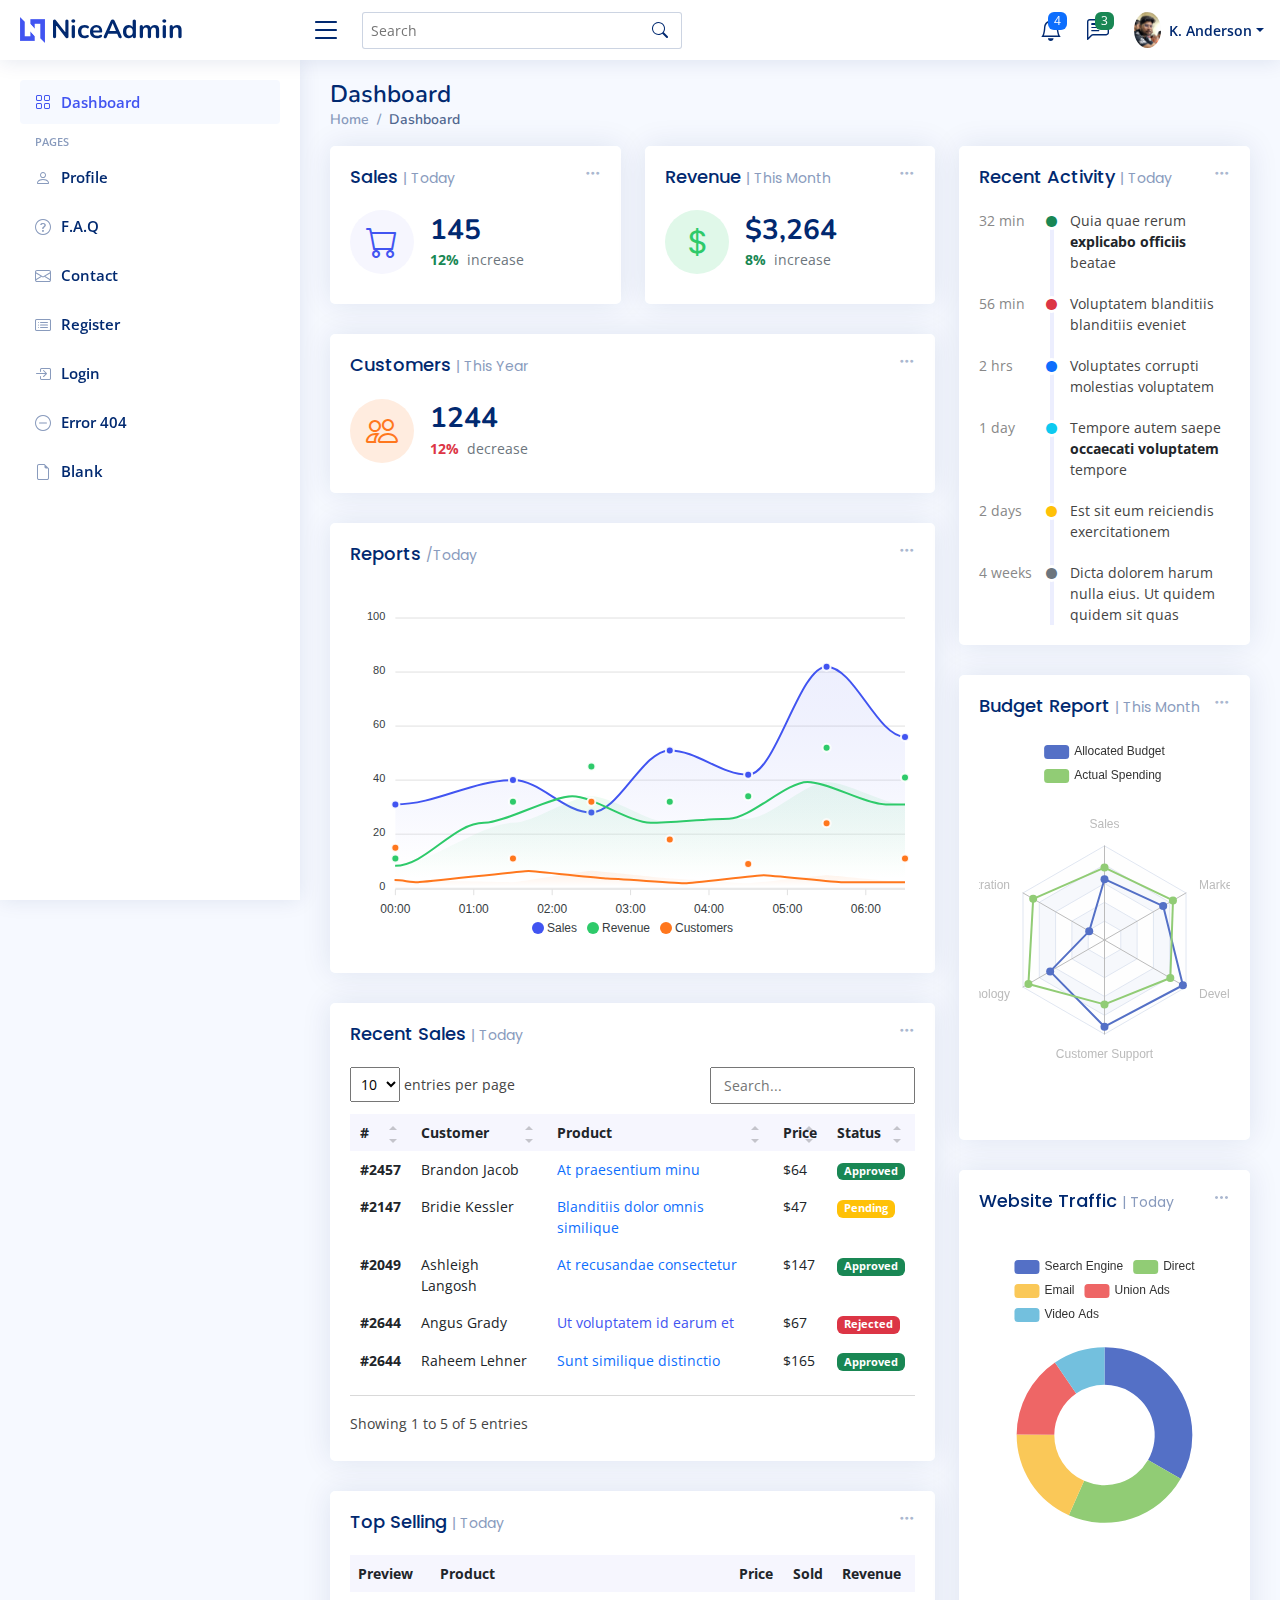
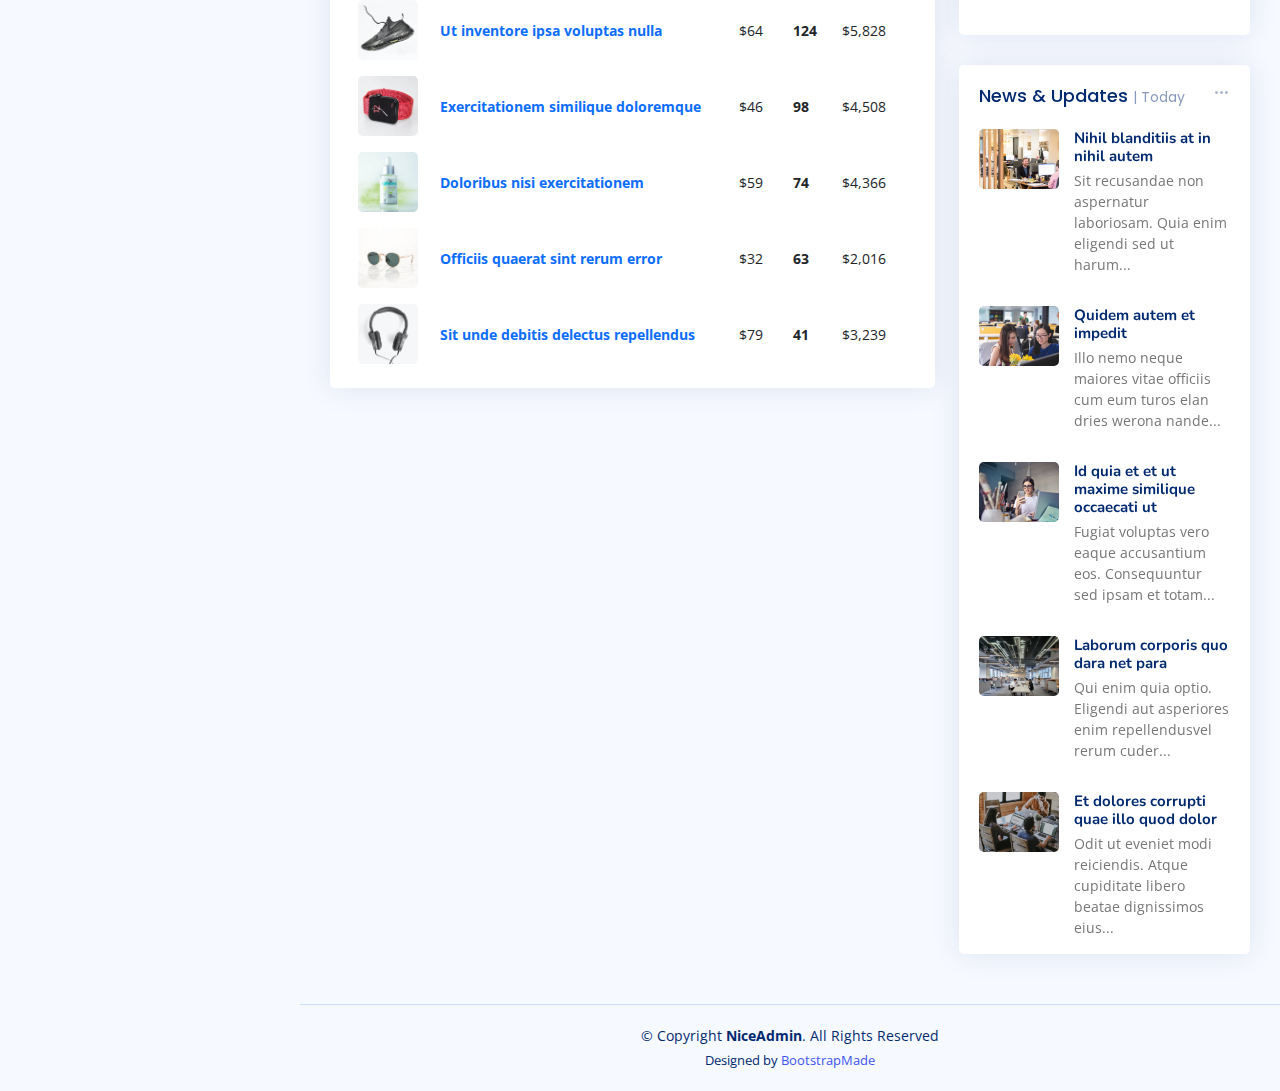
<file: index-1.html>
<!DOCTYPE html>
<html lang="en">

<head>
  <meta charset="utf-8">
  <meta content="width=device-width, initial-scale=1.0" name="viewport">

  <title>Dashboard - TrainERAI</title>
  <meta content="" name="description">
  <meta content="" name="keywords">

  <!-- Favicons -->
  <link href="assets/img/favicon.png" rel="icon">
  <link href="assets/img/apple-touch-icon.png" rel="apple-touch-icon">

  <!-- Google Fonts -->
  <link href="https://fonts.gstatic.com" rel="preconnect">
  <link href="https://fonts.googleapis.com/css?family=Open+Sans:300,300i,400,400i,600,600i,700,700i|Nunito:300,300i,400,400i,600,600i,700,700i|Poppins:300,300i,400,400i,500,500i,600,600i,700,700i" rel="stylesheet">

  <!-- Vendor CSS Files -->
  <link href="assets/vendor/bootstrap/css/bootstrap.min.css" rel="stylesheet">
  <link href="assets/vendor/bootstrap-icons/bootstrap-icons.css" rel="stylesheet">
  <link href="assets/vendor/boxicons/css/boxicons.min.css" rel="stylesheet">
  <link href="assets/vendor/quill/quill.snow.css" rel="stylesheet">
  <link href="assets/vendor/quill/quill.bubble.css" rel="stylesheet">
  <link href="assets/vendor/remixicon/remixicon.css" rel="stylesheet">
  <link href="assets/vendor/simple-datatables/style.css" rel="stylesheet">

  <!-- Template Main CSS File -->
  <link href="assets/css/style.css" rel="stylesheet">


</head>

<body>

  <!-- ======= Header ======= -->
  <header id="header" class="header fixed-top d-flex align-items-center">

    <div class="d-flex align-items-center justify-content-between">
      <a href="index.html" class="logo d-flex align-items-center">
        <img src="assets/img/logo.png" alt="">
        <span class="d-none d-lg-block">NiceAdmin</span>
      </a>
      <i class="bi bi-list toggle-sidebar-btn"></i>
    </div><!-- End Logo -->

    <div class="search-bar">
      <form class="search-form d-flex align-items-center" method="POST" action="#">
        <input type="text" name="query" placeholder="Search" title="Enter search keyword">
        <button type="submit" title="Search"><i class="bi bi-search"></i></button>
      </form>
    </div><!-- End Search Bar -->

    <nav class="header-nav ms-auto">
      <ul class="d-flex align-items-center">

        <li class="nav-item d-block d-lg-none">
          <a class="nav-link nav-icon search-bar-toggle " href="#">
            <i class="bi bi-search"></i>
          </a>
        </li><!-- End Search Icon-->

        <li class="nav-item dropdown">

          <a class="nav-link nav-icon" href="#" data-bs-toggle="dropdown">
            <i class="bi bi-bell"></i>
            <span class="badge bg-primary badge-number">4</span>
          </a><!-- End Notification Icon -->

          <ul class="dropdown-menu dropdown-menu-end dropdown-menu-arrow notifications">
            <li class="dropdown-header">
              You have 4 new notifications
              <a href="#"><span class="badge rounded-pill bg-primary p-2 ms-2">View all</span></a>
            </li>
            <li>
              <hr class="dropdown-divider">
            </li>

            <li class="notification-item">
              <i class="bi bi-exclamation-circle text-warning"></i>
              <div>
                <h4>Lorem Ipsum</h4>
                <p>Quae dolorem earum veritatis oditseno</p>
                <p>30 min. ago</p>
              </div>
            </li>

            <li>
              <hr class="dropdown-divider">
            </li>

            <li class="notification-item">
              <i class="bi bi-x-circle text-danger"></i>
              <div>
                <h4>Atque rerum nesciunt</h4>
                <p>Quae dolorem earum veritatis oditseno</p>
                <p>1 hr. ago</p>
              </div>
            </li>

            <li>
              <hr class="dropdown-divider">
            </li>

            <li class="notification-item">
              <i class="bi bi-check-circle text-success"></i>
              <div>
                <h4>Sit rerum fuga</h4>
                <p>Quae dolorem earum veritatis oditseno</p>
                <p>2 hrs. ago</p>
              </div>
            </li>

            <li>
              <hr class="dropdown-divider">
            </li>

            <li class="notification-item">
              <i class="bi bi-info-circle text-primary"></i>
              <div>
                <h4>Dicta reprehenderit</h4>
                <p>Quae dolorem earum veritatis oditseno</p>
                <p>4 hrs. ago</p>
              </div>
            </li>

            <li>
              <hr class="dropdown-divider">
            </li>
            <li class="dropdown-footer">
              <a href="#">Show all notifications</a>
            </li>

          </ul><!-- End Notification Dropdown Items -->

        </li><!-- End Notification Nav -->

        <li class="nav-item dropdown">

          <a class="nav-link nav-icon" href="#" data-bs-toggle="dropdown">
            <i class="bi bi-chat-left-text"></i>
            <span class="badge bg-success badge-number">3</span>
          </a><!-- End Messages Icon -->

          <ul class="dropdown-menu dropdown-menu-end dropdown-menu-arrow messages">
            <li class="dropdown-header">
              You have 3 new messages
              <a href="#"><span class="badge rounded-pill bg-primary p-2 ms-2">View all</span></a>
            </li>
            <li>
              <hr class="dropdown-divider">
            </li>

            <li class="message-item">
              <a href="#">
                <img src="assets/img/messages-1.jpg" alt="" class="rounded-circle">
                <div>
                  <h4>Maria Hudson</h4>
                  <p>Velit asperiores et ducimus soluta repudiandae labore officia est ut...</p>
                  <p>4 hrs. ago</p>
                </div>
              </a>
            </li>
            <li>
              <hr class="dropdown-divider">
            </li>

            <li class="message-item">
              <a href="#">
                <img src="assets/img/messages-2.jpg" alt="" class="rounded-circle">
                <div>
                  <h4>Anna Nelson</h4>
                  <p>Velit asperiores et ducimus soluta repudiandae labore officia est ut...</p>
                  <p>6 hrs. ago</p>
                </div>
              </a>
            </li>
            <li>
              <hr class="dropdown-divider">
            </li>

            <li class="message-item">
              <a href="#">
                <img src="assets/img/messages-3.jpg" alt="" class="rounded-circle">
                <div>
                  <h4>David Muldon</h4>
                  <p>Velit asperiores et ducimus soluta repudiandae labore officia est ut...</p>
                  <p>8 hrs. ago</p>
                </div>
              </a>
            </li>
            <li>
              <hr class="dropdown-divider">
            </li>

            <li class="dropdown-footer">
              <a href="#">Show all messages</a>
            </li>

          </ul><!-- End Messages Dropdown Items -->

        </li><!-- End Messages Nav -->

        <li class="nav-item dropdown pe-3">

          <a class="nav-link nav-profile d-flex align-items-center pe-0" href="#" data-bs-toggle="dropdown">
            <img src="assets/img/profile-img.jpg" alt="Profile" class="rounded-circle">
            <span class="d-none d-md-block dropdown-toggle ps-2">K. Anderson</span>
          </a><!-- End Profile Iamge Icon -->

          <ul class="dropdown-menu dropdown-menu-end dropdown-menu-arrow profile">
            <li class="dropdown-header">
              <h6>Kevin Anderson</h6>
              <span>Web Designer</span>
            </li>
            <li>
              <hr class="dropdown-divider">
            </li>

            <li>
              <a class="dropdown-item d-flex align-items-center" href="users-profile.html">
                <i class="bi bi-person"></i>
                <span>My Profile</span>
              </a>
            </li>
            <li>
              <hr class="dropdown-divider">
            </li>

            <li>
              <a class="dropdown-item d-flex align-items-center" href="users-profile.html">
                <i class="bi bi-gear"></i>
                <span>Account Settings</span>
              </a>
            </li>
            <li>
              <hr class="dropdown-divider">
            </li>

            <li>
              <a class="dropdown-item d-flex align-items-center" href="pages-faq.html">
                <i class="bi bi-question-circle"></i>
                <span>Need Help?</span>
              </a>
            </li>
            <li>
              <hr class="dropdown-divider">
            </li>

            <li>
              <a class="dropdown-item d-flex align-items-center" href="#">
                <i class="bi bi-box-arrow-right"></i>
                <span>Sign Out</span>
              </a>
            </li>

          </ul><!-- End Profile Dropdown Items -->
        </li><!-- End Profile Nav -->

      </ul>
    </nav><!-- End Icons Navigation -->

  </header><!-- End Header -->

  <!-- ======= Sidebar ======= -->
  <aside id="sidebar" class="sidebar">

    <ul class="sidebar-nav" id="sidebar-nav">

      <li class="nav-item">
        <a class="nav-link " href="index.html">
          <i class="bi bi-grid"></i>
          <span>Dashboard</span>
        </a>
      </li><!-- End Dashboard Nav -->

      <li class="nav-heading">Pages</li>

      <li class="nav-item">
        <a class="nav-link collapsed" href="users-profile.html">
          <i class="bi bi-person"></i>
          <span>Profile</span>
        </a>
      </li><!-- End Profile Page Nav -->

      <li class="nav-item">
        <a class="nav-link collapsed" href="pages-faq.html">
          <i class="bi bi-question-circle"></i>
          <span>F.A.Q</span>
        </a>
      </li><!-- End F.A.Q Page Nav -->

      <li class="nav-item">
        <a class="nav-link collapsed" href="pages-contact.html">
          <i class="bi bi-envelope"></i>
          <span>Contact</span>
        </a>
      </li><!-- End Contact Page Nav -->

      <li class="nav-item">
        <a class="nav-link collapsed" href="pages-register.html">
          <i class="bi bi-card-list"></i>
          <span>Register</span>
        </a>
      </li><!-- End Register Page Nav -->

      <li class="nav-item">
        <a class="nav-link collapsed" href="pages-login.html">
          <i class="bi bi-box-arrow-in-right"></i>
          <span>Login</span>
        </a>
      </li><!-- End Login Page Nav -->

      <li class="nav-item">
        <a class="nav-link collapsed" href="pages-error-404.html">
          <i class="bi bi-dash-circle"></i>
          <span>Error 404</span>
        </a>
      </li><!-- End Error 404 Page Nav -->

      <li class="nav-item">
        <a class="nav-link collapsed" href="pages-blank.html">
          <i class="bi bi-file-earmark"></i>
          <span>Blank</span>
        </a>
      </li><!-- End Blank Page Nav -->

    </ul>

  </aside><!-- End Sidebar-->

  <main id="main" class="main">

    <div class="pagetitle">
      <h1>Dashboard</h1>
      <nav>
        <ol class="breadcrumb">
          <li class="breadcrumb-item"><a href="index.html">Home</a></li>
          <li class="breadcrumb-item active">Dashboard</li>
        </ol>
      </nav>
    </div><!-- End Page Title -->

    <section class="section dashboard">
      <div class="row">

        <!-- Left side columns -->
        <div class="col-lg-8">
          <div class="row">

            <!-- Sales Card -->
            <div class="col-xxl-4 col-md-6">
              <div class="card info-card sales-card">

                <div class="filter">
                  <a class="icon" href="#" data-bs-toggle="dropdown"><i class="bi bi-three-dots"></i></a>
                  <ul class="dropdown-menu dropdown-menu-end dropdown-menu-arrow">
                    <li class="dropdown-header text-start">
                      <h6>Filter</h6>
                    </li>

                    <li><a class="dropdown-item" href="#">Today</a></li>
                    <li><a class="dropdown-item" href="#">This Month</a></li>
                    <li><a class="dropdown-item" href="#">This Year</a></li>
                  </ul>
                </div>

                <div class="card-body">
                  <h5 class="card-title">Sales <span>| Today</span></h5>

                  <div class="d-flex align-items-center">
                    <div class="card-icon rounded-circle d-flex align-items-center justify-content-center">
                      <i class="bi bi-cart"></i>
                    </div>
                    <div class="ps-3">
                      <h6>145</h6>
                      <span class="text-success small pt-1 fw-bold">12%</span> <span class="text-muted small pt-2 ps-1">increase</span>

                    </div>
                  </div>
                </div>

              </div>
            </div><!-- End Sales Card -->

            <!-- Revenue Card -->
            <div class="col-xxl-4 col-md-6">
              <div class="card info-card revenue-card">

                <div class="filter">
                  <a class="icon" href="#" data-bs-toggle="dropdown"><i class="bi bi-three-dots"></i></a>
                  <ul class="dropdown-menu dropdown-menu-end dropdown-menu-arrow">
                    <li class="dropdown-header text-start">
                      <h6>Filter</h6>
                    </li>

                    <li><a class="dropdown-item" href="#">Today</a></li>
                    <li><a class="dropdown-item" href="#">This Month</a></li>
                    <li><a class="dropdown-item" href="#">This Year</a></li>
                  </ul>
                </div>

                <div class="card-body">
                  <h5 class="card-title">Revenue <span>| This Month</span></h5>

                  <div class="d-flex align-items-center">
                    <div class="card-icon rounded-circle d-flex align-items-center justify-content-center">
                      <i class="bi bi-currency-dollar"></i>
                    </div>
                    <div class="ps-3">
                      <h6>$3,264</h6>
                      <span class="text-success small pt-1 fw-bold">8%</span> <span class="text-muted small pt-2 ps-1">increase</span>

                    </div>
                  </div>
                </div>

              </div>
            </div><!-- End Revenue Card -->

            <!-- Customers Card -->
            <div class="col-xxl-4 col-xl-12">

              <div class="card info-card customers-card">

                <div class="filter">
                  <a class="icon" href="#" data-bs-toggle="dropdown"><i class="bi bi-three-dots"></i></a>
                  <ul class="dropdown-menu dropdown-menu-end dropdown-menu-arrow">
                    <li class="dropdown-header text-start">
                      <h6>Filter</h6>
                    </li>

                    <li><a class="dropdown-item" href="#">Today</a></li>
                    <li><a class="dropdown-item" href="#">This Month</a></li>
                    <li><a class="dropdown-item" href="#">This Year</a></li>
                  </ul>
                </div>

                <div class="card-body">
                  <h5 class="card-title">Customers <span>| This Year</span></h5>

                  <div class="d-flex align-items-center">
                    <div class="card-icon rounded-circle d-flex align-items-center justify-content-center">
                      <i class="bi bi-people"></i>
                    </div>
                    <div class="ps-3">
                      <h6>1244</h6>
                      <span class="text-danger small pt-1 fw-bold">12%</span> <span class="text-muted small pt-2 ps-1">decrease</span>

                    </div>
                  </div>

                </div>
              </div>

            </div><!-- End Customers Card -->

            <!-- Reports -->
            <div class="col-12">
              <div class="card">

                <div class="filter">
                  <a class="icon" href="#" data-bs-toggle="dropdown"><i class="bi bi-three-dots"></i></a>
                  <ul class="dropdown-menu dropdown-menu-end dropdown-menu-arrow">
                    <li class="dropdown-header text-start">
                      <h6>Filter</h6>
                    </li>

                    <li><a class="dropdown-item" href="#">Today</a></li>
                    <li><a class="dropdown-item" href="#">This Month</a></li>
                    <li><a class="dropdown-item" href="#">This Year</a></li>
                  </ul>
                </div>

                <div class="card-body">
                  <h5 class="card-title">Reports <span>/Today</span></h5>

                  <!-- Line Chart -->
                  <div id="reportsChart"></div>

                  <script>
                    document.addEventListener("DOMContentLoaded", () => {
                      new ApexCharts(document.querySelector("#reportsChart"), {
                        series: [{
                          name: 'Sales',
                          data: [31, 40, 28, 51, 42, 82, 56],
                        }, {
                          name: 'Revenue',
                          data: [11, 32, 45, 32, 34, 52, 41]
                        }, {
                          name: 'Customers',
                          data: [15, 11, 32, 18, 9, 24, 11]
                        }],
                        chart: {
                          height: 350,
                          type: 'area',
                          toolbar: {
                            show: false
                          },
                        },
                        markers: {
                          size: 4
                        },
                        colors: ['#4154f1', '#2eca6a', '#ff771d'],
                        fill: {
                          type: "gradient",
                          gradient: {
                            shadeIntensity: 1,
                            opacityFrom: 0.3,
                            opacityTo: 0.4,
                            stops: [0, 90, 100]
                          }
                        },
                        dataLabels: {
                          enabled: false
                        },
                        stroke: {
                          curve: 'smooth',
                          width: 2
                        },
                        xaxis: {
                          type: 'datetime',
                          categories: ["2018-09-19T00:00:00.000Z", "2018-09-19T01:30:00.000Z", "2018-09-19T02:30:00.000Z", "2018-09-19T03:30:00.000Z", "2018-09-19T04:30:00.000Z", "2018-09-19T05:30:00.000Z", "2018-09-19T06:30:00.000Z"]
                        },
                        tooltip: {
                          x: {
                            format: 'dd/MM/yy HH:mm'
                          },
                        }
                      }).render();
                    });
                  </script>
                  <!-- End Line Chart -->

                </div>

              </div>
            </div><!-- End Reports -->

            <!-- Recent Sales -->
            <div class="col-12">
              <div class="card recent-sales overflow-auto">

                <div class="filter">
                  <a class="icon" href="#" data-bs-toggle="dropdown"><i class="bi bi-three-dots"></i></a>
                  <ul class="dropdown-menu dropdown-menu-end dropdown-menu-arrow">
                    <li class="dropdown-header text-start">
                      <h6>Filter</h6>
                    </li>

                    <li><a class="dropdown-item" href="#">Today</a></li>
                    <li><a class="dropdown-item" href="#">This Month</a></li>
                    <li><a class="dropdown-item" href="#">This Year</a></li>
                  </ul>
                </div>

                <div class="card-body">
                  <h5 class="card-title">Recent Sales <span>| Today</span></h5>

                  <table class="table table-borderless datatable">
                    <thead>
                      <tr>
                        <th scope="col">#</th>
                        <th scope="col">Customer</th>
                        <th scope="col">Product</th>
                        <th scope="col">Price</th>
                        <th scope="col">Status</th>
                      </tr>
                    </thead>
                    <tbody>
                      <tr>
                        <th scope="row"><a href="#">#2457</a></th>
                        <td>Brandon Jacob</td>
                        <td><a href="#" class="text-primary">At praesentium minu</a></td>
                        <td>$64</td>
                        <td><span class="badge bg-success">Approved</span></td>
                      </tr>
                      <tr>
                        <th scope="row"><a href="#">#2147</a></th>
                        <td>Bridie Kessler</td>
                        <td><a href="#" class="text-primary">Blanditiis dolor omnis similique</a></td>
                        <td>$47</td>
                        <td><span class="badge bg-warning">Pending</span></td>
                      </tr>
                      <tr>
                        <th scope="row"><a href="#">#2049</a></th>
                        <td>Ashleigh Langosh</td>
                        <td><a href="#" class="text-primary">At recusandae consectetur</a></td>
                        <td>$147</td>
                        <td><span class="badge bg-success">Approved</span></td>
                      </tr>
                      <tr>
                        <th scope="row"><a href="#">#2644</a></th>
                        <td>Angus Grady</td>
                        <td><a href="#" class="text-primar">Ut voluptatem id earum et</a></td>
                        <td>$67</td>
                        <td><span class="badge bg-danger">Rejected</span></td>
                      </tr>
                      <tr>
                        <th scope="row"><a href="#">#2644</a></th>
                        <td>Raheem Lehner</td>
                        <td><a href="#" class="text-primary">Sunt similique distinctio</a></td>
                        <td>$165</td>
                        <td><span class="badge bg-success">Approved</span></td>
                      </tr>
                    </tbody>
                  </table>

                </div>

              </div>
            </div><!-- End Recent Sales -->

            <!-- Top Selling -->
            <div class="col-12">
              <div class="card top-selling overflow-auto">

                <div class="filter">
                  <a class="icon" href="#" data-bs-toggle="dropdown"><i class="bi bi-three-dots"></i></a>
                  <ul class="dropdown-menu dropdown-menu-end dropdown-menu-arrow">
                    <li class="dropdown-header text-start">
                      <h6>Filter</h6>
                    </li>

                    <li><a class="dropdown-item" href="#">Today</a></li>
                    <li><a class="dropdown-item" href="#">This Month</a></li>
                    <li><a class="dropdown-item" href="#">This Year</a></li>
                  </ul>
                </div>

                <div class="card-body pb-0">
                  <h5 class="card-title">Top Selling <span>| Today</span></h5>

                  <table class="table table-borderless">
                    <thead>
                      <tr>
                        <th scope="col">Preview</th>
                        <th scope="col">Product</th>
                        <th scope="col">Price</th>
                        <th scope="col">Sold</th>
                        <th scope="col">Revenue</th>
                      </tr>
                    </thead>
                    <tbody>
                      <tr>
                        <th scope="row"><a href="#"><img src="assets/img/product-1.jpg" alt=""></a></th>
                        <td><a href="#" class="text-primary fw-bold">Ut inventore ipsa voluptas nulla</a></td>
                        <td>$64</td>
                        <td class="fw-bold">124</td>
                        <td>$5,828</td>
                      </tr>
                      <tr>
                        <th scope="row"><a href="#"><img src="assets/img/product-2.jpg" alt=""></a></th>
                        <td><a href="#" class="text-primary fw-bold">Exercitationem similique doloremque</a></td>
                        <td>$46</td>
                        <td class="fw-bold">98</td>
                        <td>$4,508</td>
                      </tr>
                      <tr>
                        <th scope="row"><a href="#"><img src="assets/img/product-3.jpg" alt=""></a></th>
                        <td><a href="#" class="text-primary fw-bold">Doloribus nisi exercitationem</a></td>
                        <td>$59</td>
                        <td class="fw-bold">74</td>
                        <td>$4,366</td>
                      </tr>
                      <tr>
                        <th scope="row"><a href="#"><img src="assets/img/product-4.jpg" alt=""></a></th>
                        <td><a href="#" class="text-primary fw-bold">Officiis quaerat sint rerum error</a></td>
                        <td>$32</td>
                        <td class="fw-bold">63</td>
                        <td>$2,016</td>
                      </tr>
                      <tr>
                        <th scope="row"><a href="#"><img src="assets/img/product-5.jpg" alt=""></a></th>
                        <td><a href="#" class="text-primary fw-bold">Sit unde debitis delectus repellendus</a></td>
                        <td>$79</td>
                        <td class="fw-bold">41</td>
                        <td>$3,239</td>
                      </tr>
                    </tbody>
                  </table>

                </div>

              </div>
            </div><!-- End Top Selling -->

          </div>
        </div><!-- End Left side columns -->

        <!-- Right side columns -->
        <div class="col-lg-4">

          <!-- Recent Activity -->
          <div class="card">
            <div class="filter">
              <a class="icon" href="#" data-bs-toggle="dropdown"><i class="bi bi-three-dots"></i></a>
              <ul class="dropdown-menu dropdown-menu-end dropdown-menu-arrow">
                <li class="dropdown-header text-start">
                  <h6>Filter</h6>
                </li>

                <li><a class="dropdown-item" href="#">Today</a></li>
                <li><a class="dropdown-item" href="#">This Month</a></li>
                <li><a class="dropdown-item" href="#">This Year</a></li>
              </ul>
            </div>

            <div class="card-body">
              <h5 class="card-title">Recent Activity <span>| Today</span></h5>

              <div class="activity">

                <div class="activity-item d-flex">
                  <div class="activite-label">32 min</div>
                  <i class='bi bi-circle-fill activity-badge text-success align-self-start'></i>
                  <div class="activity-content">
                    Quia quae rerum <a href="#" class="fw-bold text-dark">explicabo officiis</a> beatae
                  </div>
                </div><!-- End activity item-->

                <div class="activity-item d-flex">
                  <div class="activite-label">56 min</div>
                  <i class='bi bi-circle-fill activity-badge text-danger align-self-start'></i>
                  <div class="activity-content">
                    Voluptatem blanditiis blanditiis eveniet
                  </div>
                </div><!-- End activity item-->

                <div class="activity-item d-flex">
                  <div class="activite-label">2 hrs</div>
                  <i class='bi bi-circle-fill activity-badge text-primary align-self-start'></i>
                  <div class="activity-content">
                    Voluptates corrupti molestias voluptatem
                  </div>
                </div><!-- End activity item-->

                <div class="activity-item d-flex">
                  <div class="activite-label">1 day</div>
                  <i class='bi bi-circle-fill activity-badge text-info align-self-start'></i>
                  <div class="activity-content">
                    Tempore autem saepe <a href="#" class="fw-bold text-dark">occaecati voluptatem</a> tempore
                  </div>
                </div><!-- End activity item-->

                <div class="activity-item d-flex">
                  <div class="activite-label">2 days</div>
                  <i class='bi bi-circle-fill activity-badge text-warning align-self-start'></i>
                  <div class="activity-content">
                    Est sit eum reiciendis exercitationem
                  </div>
                </div><!-- End activity item-->

                <div class="activity-item d-flex">
                  <div class="activite-label">4 weeks</div>
                  <i class='bi bi-circle-fill activity-badge text-muted align-self-start'></i>
                  <div class="activity-content">
                    Dicta dolorem harum nulla eius. Ut quidem quidem sit quas
                  </div>
                </div><!-- End activity item-->

              </div>

            </div>
          </div><!-- End Recent Activity -->

          <!-- Budget Report -->
          <div class="card">
            <div class="filter">
              <a class="icon" href="#" data-bs-toggle="dropdown"><i class="bi bi-three-dots"></i></a>
              <ul class="dropdown-menu dropdown-menu-end dropdown-menu-arrow">
                <li class="dropdown-header text-start">
                  <h6>Filter</h6>
                </li>

                <li><a class="dropdown-item" href="#">Today</a></li>
                <li><a class="dropdown-item" href="#">This Month</a></li>
                <li><a class="dropdown-item" href="#">This Year</a></li>
              </ul>
            </div>

            <div class="card-body pb-0">
              <h5 class="card-title">Budget Report <span>| This Month</span></h5>

              <div id="budgetChart" style="min-height: 400px;" class="echart"></div>

              <script>
                document.addEventListener("DOMContentLoaded", () => {
                  var budgetChart = echarts.init(document.querySelector("#budgetChart")).setOption({
                    legend: {
                      data: ['Allocated Budget', 'Actual Spending']
                    },
                    radar: {
                      // shape: 'circle',
                      indicator: [{
                          name: 'Sales',
                          max: 6500
                        },
                        {
                          name: 'Administration',
                          max: 16000
                        },
                        {
                          name: 'Information Technology',
                          max: 30000
                        },
                        {
                          name: 'Customer Support',
                          max: 38000
                        },
                        {
                          name: 'Development',
                          max: 52000
                        },
                        {
                          name: 'Marketing',
                          max: 25000
                        }
                      ]
                    },
                    series: [{
                      name: 'Budget vs spending',
                      type: 'radar',
                      data: [{
                          value: [4200, 3000, 20000, 35000, 50000, 18000],
                          name: 'Allocated Budget'
                        },
                        {
                          value: [5000, 14000, 28000, 26000, 42000, 21000],
                          name: 'Actual Spending'
                        }
                      ]
                    }]
                  });
                });
              </script>

            </div>
          </div><!-- End Budget Report -->

          <!-- Website Traffic -->
          <div class="card">
            <div class="filter">
              <a class="icon" href="#" data-bs-toggle="dropdown"><i class="bi bi-three-dots"></i></a>
              <ul class="dropdown-menu dropdown-menu-end dropdown-menu-arrow">
                <li class="dropdown-header text-start">
                  <h6>Filter</h6>
                </li>

                <li><a class="dropdown-item" href="#">Today</a></li>
                <li><a class="dropdown-item" href="#">This Month</a></li>
                <li><a class="dropdown-item" href="#">This Year</a></li>
              </ul>
            </div>

            <div class="card-body pb-0">
              <h5 class="card-title">Website Traffic <span>| Today</span></h5>

              <div id="trafficChart" style="min-height: 400px;" class="echart"></div>

              <script>
                document.addEventListener("DOMContentLoaded", () => {
                  echarts.init(document.querySelector("#trafficChart")).setOption({
                    tooltip: {
                      trigger: 'item'
                    },
                    legend: {
                      top: '5%',
                      left: 'center'
                    },
                    series: [{
                      name: 'Access From',
                      type: 'pie',
                      radius: ['40%', '70%'],
                      avoidLabelOverlap: false,
                      label: {
                        show: false,
                        position: 'center'
                      },
                      emphasis: {
                        label: {
                          show: true,
                          fontSize: '18',
                          fontWeight: 'bold'
                        }
                      },
                      labelLine: {
                        show: false
                      },
                      data: [{
                          value: 1048,
                          name: 'Search Engine'
                        },
                        {
                          value: 735,
                          name: 'Direct'
                        },
                        {
                          value: 580,
                          name: 'Email'
                        },
                        {
                          value: 484,
                          name: 'Union Ads'
                        },
                        {
                          value: 300,
                          name: 'Video Ads'
                        }
                      ]
                    }]
                  });
                });
              </script>

            </div>
          </div><!-- End Website Traffic -->

          <!-- News & Updates Traffic -->
          <div class="card">
            <div class="filter">
              <a class="icon" href="#" data-bs-toggle="dropdown"><i class="bi bi-three-dots"></i></a>
              <ul class="dropdown-menu dropdown-menu-end dropdown-menu-arrow">
                <li class="dropdown-header text-start">
                  <h6>Filter</h6>
                </li>

                <li><a class="dropdown-item" href="#">Today</a></li>
                <li><a class="dropdown-item" href="#">This Month</a></li>
                <li><a class="dropdown-item" href="#">This Year</a></li>
              </ul>
            </div>

            <div class="card-body pb-0">
              <h5 class="card-title">News &amp; Updates <span>| Today</span></h5>

              <div class="news">
                <div class="post-item clearfix">
                  <img src="assets/img/news-1.jpg" alt="">
                  <h4><a href="#">Nihil blanditiis at in nihil autem</a></h4>
                  <p>Sit recusandae non aspernatur laboriosam. Quia enim eligendi sed ut harum...</p>
                </div>

                <div class="post-item clearfix">
                  <img src="assets/img/news-2.jpg" alt="">
                  <h4><a href="#">Quidem autem et impedit</a></h4>
                  <p>Illo nemo neque maiores vitae officiis cum eum turos elan dries werona nande...</p>
                </div>

                <div class="post-item clearfix">
                  <img src="assets/img/news-3.jpg" alt="">
                  <h4><a href="#">Id quia et et ut maxime similique occaecati ut</a></h4>
                  <p>Fugiat voluptas vero eaque accusantium eos. Consequuntur sed ipsam et totam...</p>
                </div>

                <div class="post-item clearfix">
                  <img src="assets/img/news-4.jpg" alt="">
                  <h4><a href="#">Laborum corporis quo dara net para</a></h4>
                  <p>Qui enim quia optio. Eligendi aut asperiores enim repellendusvel rerum cuder...</p>
                </div>

                <div class="post-item clearfix">
                  <img src="assets/img/news-5.jpg" alt="">
                  <h4><a href="#">Et dolores corrupti quae illo quod dolor</a></h4>
                  <p>Odit ut eveniet modi reiciendis. Atque cupiditate libero beatae dignissimos eius...</p>
                </div>

              </div><!-- End sidebar recent posts-->

            </div>
          </div><!-- End News & Updates -->

        </div><!-- End Right side columns -->

      </div>
    </section>

  </main><!-- End #main -->

  <!-- ======= Footer ======= -->
  <footer id="footer" class="footer">
    <div class="copyright">
      &copy; Copyright <strong><span>NiceAdmin</span></strong>. All Rights Reserved
    </div>
    <div class="credits">
      <!-- All the links in the footer should remain intact. -->
      <!-- You can delete the links only if you purchased the pro version. -->
      <!-- Licensing information: https://bootstrapmade.com/license/ -->
      <!-- Purchase the pro version with working PHP/AJAX contact form: https://bootstrapmade.com/nice-admin-bootstrap-admin-html-template/ -->
      Designed by <a href="https://bootstrapmade.com/">BootstrapMade</a>
    </div>
  </footer><!-- End Footer -->

  <a href="#" class="back-to-top d-flex align-items-center justify-content-center"><i class="bi bi-arrow-up-short"></i></a>

  <!-- Vendor JS Files -->
  <script src="assets/vendor/apexcharts/apexcharts.min.js"></script>
  <script src="assets/vendor/bootstrap/js/bootstrap.bundle.min.js"></script>
  <script src="assets/vendor/chart.js/chart.min.js"></script>
  <script src="assets/vendor/echarts/echarts.min.js"></script>
  <script src="assets/vendor/quill/quill.min.js"></script>
  <script src="assets/vendor/simple-datatables/simple-datatables.js"></script>
  <script src="assets/vendor/tinymce/tinymce.min.js"></script>
  <script src="assets/vendor/php-email-form/validate.js"></script>

  <!-- Template Main JS File -->
  <script src="assets/js/main.js"></script>

</body>

</html>
</file>
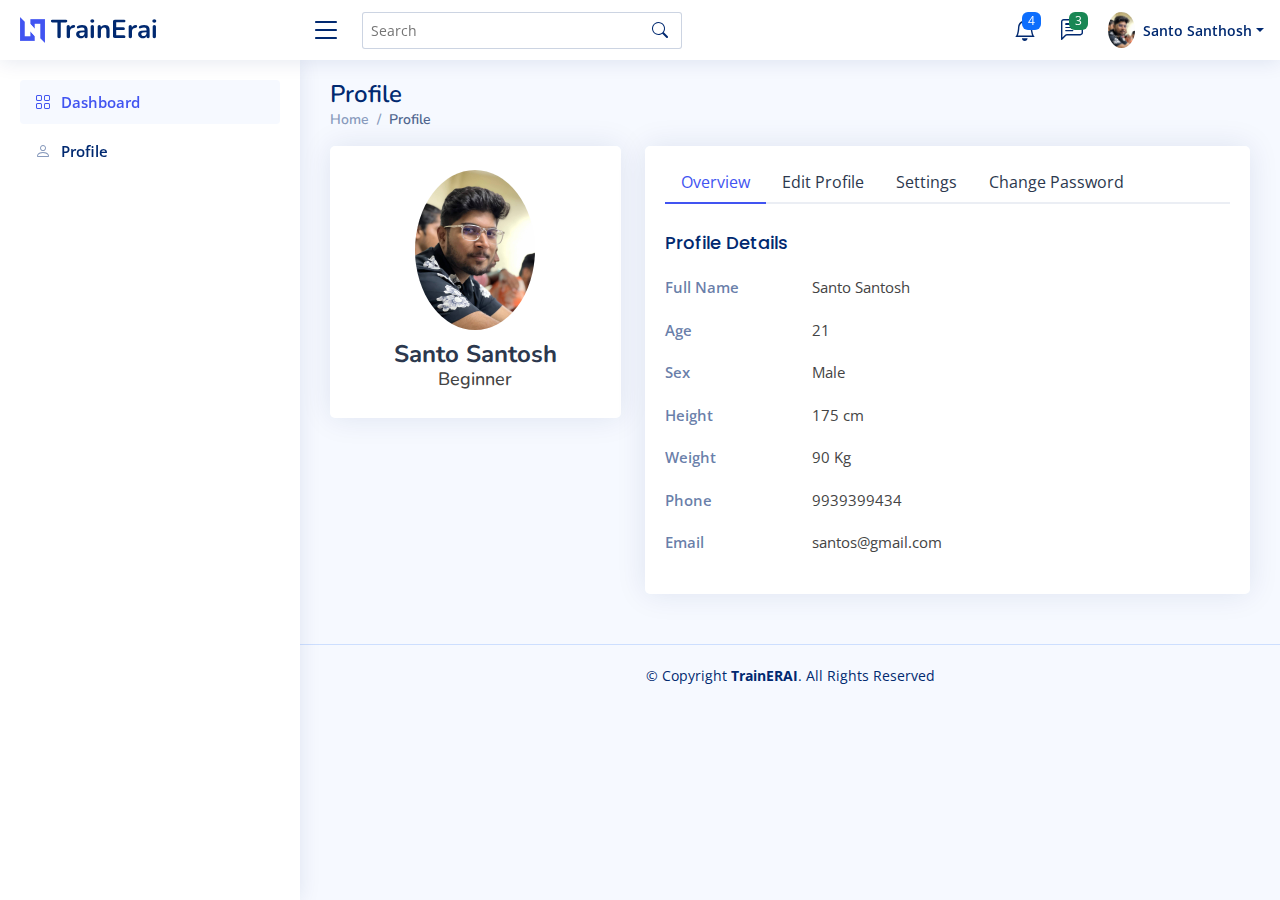
<file: users-profile.html>
<!DOCTYPE html>
<html lang="en">

<head>
  <meta charset="utf-8">
  <meta content="width=device-width, initial-scale=1.0" name="viewport">

  <title>Profile - TrainERAI</title>
  <meta content="" name="description">
  <meta content="" name="keywords">

  <!-- Favicons -->
  <link href="assets/img/favicon.png" rel="icon">
  <link href="assets/img/apple-touch-icon.png" rel="apple-touch-icon">

  <!-- Google Fonts -->
  <link href="https://fonts.gstatic.com" rel="preconnect">
  <link href="https://fonts.googleapis.com/css?family=Open+Sans:300,300i,400,400i,600,600i,700,700i|Nunito:300,300i,400,400i,600,600i,700,700i|Poppins:300,300i,400,400i,500,500i,600,600i,700,700i" rel="stylesheet">

  <!-- Vendor CSS Files -->
  <link href="assets/vendor/bootstrap/css/bootstrap.min.css" rel="stylesheet">
  <link href="assets/vendor/bootstrap-icons/bootstrap-icons.css" rel="stylesheet">
  <link href="assets/vendor/boxicons/css/boxicons.min.css" rel="stylesheet">
  <link href="assets/vendor/quill/quill.snow.css" rel="stylesheet">
  <link href="assets/vendor/quill/quill.bubble.css" rel="stylesheet">
  <link href="assets/vendor/remixicon/remixicon.css" rel="stylesheet">
  <link href="assets/vendor/simple-datatables/style.css" rel="stylesheet">

  <!-- Template Main CSS File -->
  <link href="assets/css/style.css" rel="stylesheet">

</head>

<body>

  <!-- ======= Header ======= -->
  <header id="header" class="header fixed-top d-flex align-items-center">

    <div class="d-flex align-items-center justify-content-between">
      <a href="index.html" class="logo d-flex align-items-center">
        <img src="assets/img/logo.png" alt="">
        <span class="d-none d-lg-block">TrainErai</span>
      </a>
      <i class="bi bi-list toggle-sidebar-btn"></i>
    </div><!-- End Logo -->

    <div class="search-bar">
      <form class="search-form d-flex align-items-center" method="POST" action="#">
        <input type="text" name="query" placeholder="Search" title="Enter search keyword">
        <button type="submit" title="Search"><i class="bi bi-search"></i></button>
      </form>
    </div><!-- End Search Bar -->

    <nav class="header-nav ms-auto">
      <ul class="d-flex align-items-center">

        <li class="nav-item d-block d-lg-none">
          <a class="nav-link nav-icon search-bar-toggle " href="#">
            <i class="bi bi-search"></i>
          </a>
        </li><!-- End Search Icon-->

        <li class="nav-item dropdown">

          <a class="nav-link nav-icon" href="#" data-bs-toggle="dropdown">
            <i class="bi bi-bell"></i>
            <span class="badge bg-primary badge-number">4</span>
          </a><!-- End Notification Icon -->

          <ul class="dropdown-menu dropdown-menu-end dropdown-menu-arrow notifications">
            <li class="dropdown-header">
              You have 4 new notifications
              <a href="#"><span class="badge rounded-pill bg-primary p-2 ms-2">View all</span></a>
            </li>
            <li>
              <hr class="dropdown-divider">
            </li>

            <li class="notification-item">
              <i class="bi bi-exclamation-circle text-warning"></i>
              <div>
                <h4>Erai</h4>
                <p>Your workout routine will start in 1 hour</p>
                <p>30 min. ago</p>
              </div>
            </li>

            <li>
              <hr class="dropdown-divider">
            </li>

            <li class="notification-item">
              <i class="bi bi-x-circle text-danger"></i>
              <div>
                <h4>Erai</h4>
                <p>Please update your gender</p>
                <p>1 hr. ago</p>
              </div>
            </li>

            <li>
              <hr class="dropdown-divider">
            </li>

            <li class="notification-item">
              <i class="bi bi-check-circle text-success"></i>
              <div>
                <h4>Erai</h4>
                <p>You have sucessfully completed your workout session</p>
                <p>23 hrs. ago</p>
              </div>
            </li>

            <li>
              <hr class="dropdown-divider">
            </li>

            <li class="notification-item">
              <i class="bi bi-info-circle text-primary"></i>
              <div>
                <h4>Yazid from Team TrainERAI</h4>
                <p>Mobile version of TrainErai is now available on AppStore and PlayStore</p>
                <p>4 hrs. ago</p>
              </div>
            </li>

            <li>
              <hr class="dropdown-divider">
            </li>
            <li class="dropdown-footer">
              <a href="#">Show all notifications</a>
            </li>

          </ul><!-- End Notification Dropdown Items -->

        </li><!-- End Notification Nav -->

        <li class="nav-item dropdown">

          <a class="nav-link nav-icon" href="#" data-bs-toggle="dropdown">
            <i class="bi bi-chat-left-text"></i>
            <span class="badge bg-success badge-number">3</span>
          </a><!-- End Messages Icon -->

          <ul class="dropdown-menu dropdown-menu-end dropdown-menu-arrow messages">
            <li class="dropdown-header">
              You have 3 new messages
              <a href="#"><span class="badge rounded-pill bg-primary p-2 ms-2">View all</span></a>
            </li>
            <li>
              <hr class="dropdown-divider">
            </li>

            <li class="message-item">
              <a href="#">
                <img src="assets/img/messages-1.jpg" alt="" class="rounded-circle">
                <div>
                  <h4>Shezin</h4><span class="badge bg-primary">Trainer</span>
                  <p>Great workout session today, Santo.Tommorow lets focus on Biceps</p>
                  <p>4 hrs. ago</p>
                </div>
              </a>
            </li>
            <li>
              <hr class="dropdown-divider">
            </li>

            <li class="message-item">
              <a href="#">
                <img src="assets/img/messages-2.jpg" alt="" class="rounded-circle">
                <div>
                  <h4>Sreerag</h4><span class="badge bg-success">Friend</span>
                  <p>Beat my new record of 210 in boxing game....</p>
                  <p>6 hrs. ago</p>
                </div>
              </a>
            </li>
            <li>
              <hr class="dropdown-divider">
            </li>

            <li class="message-item">
              <a href="#">
                <img src="assets/img/messages-3.jpg" alt="" class="rounded-circle">
                <div>
                  <h4>Yazid Marzuk</h4><span class="badge bg-success">Friend</span>
                  <p>Velit asperiores et ducimus soluta repudiandae labore officia est ut...</p>
                  <p>8 hrs. ago</p>
                </div>
              </a>
            </li>
            <li>
              <hr class="dropdown-divider">
            </li>

            <li class="dropdown-footer">
              <a href="#">Show all messages</a>
            </li>

          </ul><!-- End Messages Dropdown Items -->

        </li><!-- End Messages Nav -->

        <li class="nav-item dropdown pe-3">

          <a class="nav-link nav-profile d-flex align-items-center pe-0" href="#" data-bs-toggle="dropdown">
            <img src="assets/img/profile-img.jpg" alt="Profile" class="rounded-circle">
            <span class="d-none d-md-block dropdown-toggle ps-2">Santo Santhosh</span>
          </a><!-- End Profile Iamge Icon -->

          <ul class="dropdown-menu dropdown-menu-end dropdown-menu-arrow profile">
            <li class="dropdown-header">
              <h6>Santo Santhosh</h6>
              <span>Beginner</span>
            </li>
            <li>
              <hr class="dropdown-divider">
            </li>

            <li>
              <a class="dropdown-item d-flex align-items-center" href="users-profile.html">
                <i class="bi bi-person"></i>
                <span>My Profile</span>
              </a>
            </li>
            <li>
              <hr class="dropdown-divider">
            </li>

            <li>
              <a class="dropdown-item d-flex align-items-center" href="users-profile.html">
                <i class="bi bi-gear"></i>
                <span>Account Settings</span>
              </a>
            </li>
            <li>
              <hr class="dropdown-divider">
            </li>

            <li>
              <a class="dropdown-item d-flex align-items-center" href="pages-faq.html">
                <i class="bi bi-question-circle"></i>
                <span>Need Help?</span>
              </a>
            </li>
            <li>
              <hr class="dropdown-divider">
            </li>

            <li>
              <a class="dropdown-item d-flex align-items-center" href="#">
                <i class="bi bi-box-arrow-right"></i>
                <span>Sign Out</span>
              </a>
            </li>

          </ul><!-- End Profile Dropdown Items -->
        </li><!-- End Profile Nav -->

      </ul>
    </nav><!-- End Icons Navigation -->

  </header><!-- End Header -->

  <!-- ======= Sidebar ======= -->
  <aside id="sidebar" class="sidebar">

    <ul class="sidebar-nav" id="sidebar-nav">

      <li class="nav-item">
        <a class="nav-link " href="index.html">
          <i class="bi bi-grid"></i>
          <span>Dashboard</span>
        </a>
      </li><!-- End Dashboard Nav -->

      <!-- <li class="nav-heading">Pages</li> -->

      <li class="nav-item">
        <a class="nav-link collapsed" href="users-profile.html">
          <i class="bi bi-person"></i>
          <span>Profile</span>
        </a>
      </li><!-- End Profile Page Nav -->


    </ul>

  </aside>
  <!-- End Sidebar-->


    </ul>

  </aside><!-- End Sidebar-->

  <main id="main" class="main">

    <div class="pagetitle">
      <h1>Profile</h1>
      <nav>
        <ol class="breadcrumb">
          <li class="breadcrumb-item"><a href="index.html">Home</a></li>
          <li class="breadcrumb-item active">Profile</li>
        </ol>
      </nav>
    </div><!-- End Page Title -->

    <section class="section profile">
      <div class="row">
        <div class="col-xl-4">

          <div class="card">
            <div class="card-body profile-card pt-4 d-flex flex-column align-items-center">

              <img src="assets/img/profile-img.jpg" alt="Profile" class="rounded-circle">
              <h2>Santo Santosh</h2>
              <h3>Beginner</h3>
              <!--<div class="social-links mt-2">
                <a href="#" class="twitter"><i class="bi bi-twitter"></i></a>
                <a href="#" class="facebook"><i class="bi bi-facebook"></i></a>
                <a href="#" class="instagram"><i class="bi bi-instagram"></i></a>
                <a href="#" class="linkedin"><i class="bi bi-linkedin"></i></a>
              </div>-->
            </div>
          </div>

        </div>

        <div class="col-xl-8">

          <div class="card">
            <div class="card-body pt-3">
              <!-- Bordered Tabs -->
              <ul class="nav nav-tabs nav-tabs-bordered">

                <li class="nav-item">
                  <button class="nav-link active" data-bs-toggle="tab" data-bs-target="#profile-overview">Overview</button>
                </li>

                <li class="nav-item">
                  <button class="nav-link" data-bs-toggle="tab" data-bs-target="#profile-edit">Edit Profile</button>
                </li>

                <li class="nav-item">
                  <button class="nav-link" data-bs-toggle="tab" data-bs-target="#profile-settings">Settings</button>
                </li>

                <li class="nav-item">
                  <button class="nav-link" data-bs-toggle="tab" data-bs-target="#profile-change-password">Change Password</button>
                </li>

              </ul>
              <div class="tab-content pt-2">

                <div class="tab-pane fade show active profile-overview" id="profile-overview">
                  
                  <h5 class="card-title">Profile Details</h5>

                  <div class="row">
                    <div class="col-lg-3 col-md-4 label ">Full Name</div>
                    <div class="col-lg-9 col-md-8">Santo Santosh</div>
                  </div>

                  <div class="row">
                    <div class="col-lg-3 col-md-4 label">Age</div>
                    <div class="col-lg-9 col-md-8">21</div>
                  </div>

                  <div class="row">
                    <div class="col-lg-3 col-md-4 label">Sex</div>
                    <div class="col-lg-9 col-md-8">Male</div>
                  </div>

                  <div class="row">
                    <div class="col-lg-3 col-md-4 label">Height</div>
                    <div class="col-lg-9 col-md-8">175 cm</div>
                  </div>

                  <div class="row">
                    <div class="col-lg-3 col-md-4 label">Weight</div>
                    <div class="col-lg-9 col-md-8">90 Kg</div>
                  </div>

                  <div class="row">
                    <div class="col-lg-3 col-md-4 label">Phone</div>
                    <div class="col-lg-9 col-md-8">9939399434</div>
                  </div>

                  <div class="row">
                    <div class="col-lg-3 col-md-4 label">Email</div>
                    <div class="col-lg-9 col-md-8">santos@gmail.com</div>
                  </div>

                </div>

                <div class="tab-pane fade profile-edit pt-3" id="profile-edit">

                  <!-- Profile Edit Form -->
                  <form>
                    <div class="row mb-3">
                      <label for="profileImage" class="col-md-4 col-lg-3 col-form-label">Profile Image</label>
                      <div class="col-md-8 col-lg-9">
                        <img src="assets/img/profile-img.jpg" alt="Profile">
                        <div class="pt-2">
                          <a href="#" class="btn btn-primary btn-sm" title="Upload new profile image"><i class="bi bi-upload"></i></a>
                          <a href="#" class="btn btn-danger btn-sm" title="Remove my profile image"><i class="bi bi-trash"></i></a>
                        </div>
                      </div>
                    </div>

                    <div class="row mb-3">
                      <label for="fullName" class="col-md-4 col-lg-3 col-form-label">Full Name</label>
                      <div class="col-md-8 col-lg-9">
                        <input name="fullName" type="text" class="form-control" id="fullName" value="Santo Santosh">
                      </div>
                    </div>

                    

                    <div class="row mb-3">
                      <label for="company" class="col-md-4 col-lg-3 col-form-label">Age</label>
                      <div class="col-md-8 col-lg-9">
                        <input name="company" type="text" class="form-control" id="company" value="21">
                      </div>
                    </div>

                    <div class="row mb-3">
                      <label for="Job" class="col-md-4 col-lg-3 col-form-label">Sex</label>
                      <div class="col-md-8 col-lg-9">
                        <input name="job" type="text" class="form-control" id="Job" value="Male">
                      </div>
                    </div>

                    <div class="row mb-3">
                      <label for="Country" class="col-md-4 col-lg-3 col-form-label">Height</label>
                      <div class="col-md-8 col-lg-9">
                        <input name="country" type="text" class="form-control" id="Country" value="175">
                      </div>
                    </div>

                    <div class="row mb-3">
                      <label for="Address" class="col-md-4 col-lg-3 col-form-label">Weight</label>
                      <div class="col-md-8 col-lg-9">
                        <input name="address" type="text" class="form-control" id="Address" value="90Kg">
                      </div>
                    </div>

                    <div class="row mb-3">
                      <label for="Phone" class="col-md-4 col-lg-3 col-form-label">Phone</label>
                      <div class="col-md-8 col-lg-9">
                        <input name="phone" type="text" class="form-control" id="Phone" value="95934593593">
                      </div>
                    </div>

                    <div class="row mb-3">
                      <label for="Email" class="col-md-4 col-lg-3 col-form-label">Email</label>
                      <div class="col-md-8 col-lg-9">
                        <input name="email" type="email" class="form-control" id="Email" value="santos@gmail.com">
                      </div>
                    </div>


                    <div class="text-center">
                      <button type="submit" class="btn btn-primary">Save Changes</button>
                    </div>
                  </form><!-- End Profile Edit Form -->

                </div>

                <div class="tab-pane fade pt-3" id="profile-settings">

                  <!-- Settings Form -->
                  <form>

                    <div class="row mb-3">
                      <label for="fullName" class="col-md-4 col-lg-3 col-form-label">Email Notifications</label>
                      <div class="col-md-8 col-lg-9">
                        <div class="form-check">
                          <input class="form-check-input" type="checkbox" id="changesMade" checked>
                          <label class="form-check-label" for="changesMade">
                            Changes made to your account
                          </label>
                        </div>
                        <div class="form-check">
                          <input class="form-check-input" type="checkbox" id="newProducts" checked>
                          <label class="form-check-label" for="newProducts">
                            Information on new products and services
                          </label>
                        </div>
                        <div class="form-check">
                          <input class="form-check-input" type="checkbox" id="proOffers">
                          <label class="form-check-label" for="proOffers">
                            Marketing and promo offers
                          </label>
                        </div>
                        <div class="form-check">
                          <input class="form-check-input" type="checkbox" id="securityNotify" checked disabled>
                          <label class="form-check-label" for="securityNotify">
                            Security alerts
                          </label>
                        </div>
                      </div>
                    </div>

                    <div class="text-center">
                      <button type="submit" class="btn btn-primary">Save Changes</button>
                    </div>
                  </form><!-- End settings Form -->

                </div>

                <div class="tab-pane fade pt-3" id="profile-change-password">
                  <!-- Change Password Form -->
                  <form>

                    <div class="row mb-3">
                      <label for="currentPassword" class="col-md-4 col-lg-3 col-form-label">Current Password</label>
                      <div class="col-md-8 col-lg-9">
                        <input name="password" type="password" class="form-control" id="currentPassword">
                      </div>
                    </div>

                    <div class="row mb-3">
                      <label for="newPassword" class="col-md-4 col-lg-3 col-form-label">New Password</label>
                      <div class="col-md-8 col-lg-9">
                        <input name="newpassword" type="password" class="form-control" id="newPassword">
                      </div>
                    </div>

                    <div class="row mb-3">
                      <label for="renewPassword" class="col-md-4 col-lg-3 col-form-label">Re-enter New Password</label>
                      <div class="col-md-8 col-lg-9">
                        <input name="renewpassword" type="password" class="form-control" id="renewPassword">
                      </div>
                    </div>

                    <div class="text-center">
                      <button type="submit" class="btn btn-primary">Change Password</button>
                    </div>
                  </form><!-- End Change Password Form -->

                </div>

              </div><!-- End Bordered Tabs -->

            </div>
          </div>

        </div>
      </div>
    </section>

  </main><!-- End #main -->

  <!-- ======= Footer ======= -->
  <footer id="footer" class="footer">
    <div class="copyright">
      &copy; Copyright <strong><span>TrainERAI</span></strong>. All Rights Reserved
    </div>
    
  </footer><!-- End Footer -->

  <a href="#" class="back-to-top d-flex align-items-center justify-content-center"><i class="bi bi-arrow-up-short"></i></a>

  <!-- Vendor JS Files -->
  <script src="assets/vendor/apexcharts/apexcharts.min.js"></script>
  <script src="assets/vendor/bootstrap/js/bootstrap.bundle.min.js"></script>
  <script src="assets/vendor/chart.js/chart.min.js"></script>
  <script src="assets/vendor/echarts/echarts.min.js"></script>
  <script src="assets/vendor/quill/quill.min.js"></script>
  <script src="assets/vendor/simple-datatables/simple-datatables.js"></script>
  <script src="assets/vendor/tinymce/tinymce.min.js"></script>
  <script src="assets/vendor/php-email-form/validate.js"></script>

  <!-- Template Main JS File -->
  <script src="assets/js/main.js"></script>

</body>

</html>
</file>
<file: assets/vendor/quill/quill.snow.css>
/*!
 * Quill Editor v1.3.7
 * https://quilljs.com/
 * Copyright (c) 2014, Jason Chen
 * Copyright (c) 2013, salesforce.com
 */
.ql-container {
  box-sizing: border-box;
  font-family: Helvetica, Arial, sans-serif;
  font-size: 13px;
  height: 100%;
  margin: 0px;
  position: relative;
}
.ql-container.ql-disabled .ql-tooltip {
  visibility: hidden;
}
.ql-container.ql-disabled .ql-editor ul[data-checked] > li::before {
  pointer-events: none;
}
.ql-clipboard {
  left: -100000px;
  height: 1px;
  overflow-y: hidden;
  position: absolute;
  top: 50%;
}
.ql-clipboard p {
  margin: 0;
  padding: 0;
}
.ql-editor {
  box-sizing: border-box;
  line-height: 1.42;
  height: 100%;
  outline: none;
  overflow-y: auto;
  padding: 12px 15px;
  tab-size: 4;
  -moz-tab-size: 4;
  text-align: left;
  white-space: pre-wrap;
  word-wrap: break-word;
}
.ql-editor > * {
  cursor: text;
}
.ql-editor p,
.ql-editor ol,
.ql-editor ul,
.ql-editor pre,
.ql-editor blockquote,
.ql-editor h1,
.ql-editor h2,
.ql-editor h3,
.ql-editor h4,
.ql-editor h5,
.ql-editor h6 {
  margin: 0;
  padding: 0;
  counter-reset: list-1 list-2 list-3 list-4 list-5 list-6 list-7 list-8 list-9;
}
.ql-editor ol,
.ql-editor ul {
  padding-left: 1.5em;
}
.ql-editor ol > li,
.ql-editor ul > li {
  list-style-type: none;
}
.ql-editor ul > li::before {
  content: '\2022';
}
.ql-editor ul[data-checked=true],
.ql-editor ul[data-checked=false] {
  pointer-events: none;
}
.ql-editor ul[data-checked=true] > li *,
.ql-editor ul[data-checked=false] > li * {
  pointer-events: all;
}
.ql-editor ul[data-checked=true] > li::before,
.ql-editor ul[data-checked=false] > li::before {
  color: #777;
  cursor: pointer;
  pointer-events: all;
}
.ql-editor ul[data-checked=true] > li::before {
  content: '\2611';
}
.ql-editor ul[data-checked=false] > li::before {
  content: '\2610';
}
.ql-editor li::before {
  display: inline-block;
  white-space: nowrap;
  width: 1.2em;
}
.ql-editor li:not(.ql-direction-rtl)::before {
  margin-left: -1.5em;
  margin-right: 0.3em;
  text-align: right;
}
.ql-editor li.ql-direction-rtl::before {
  margin-left: 0.3em;
  margin-right: -1.5em;
}
.ql-editor ol li:not(.ql-direction-rtl),
.ql-editor ul li:not(.ql-direction-rtl) {
  padding-left: 1.5em;
}
.ql-editor ol li.ql-direction-rtl,
.ql-editor ul li.ql-direction-rtl {
  padding-right: 1.5em;
}
.ql-editor ol li {
  counter-reset: list-1 list-2 list-3 list-4 list-5 list-6 list-7 list-8 list-9;
  counter-increment: list-0;
}
.ql-editor ol li:before {
  content: counter(list-0, decimal) '. ';
}
.ql-editor ol li.ql-indent-1 {
  counter-increment: list-1;
}
.ql-editor ol li.ql-indent-1:before {
  content: counter(list-1, lower-alpha) '. ';
}
.ql-editor ol li.ql-indent-1 {
  counter-reset: list-2 list-3 list-4 list-5 list-6 list-7 list-8 list-9;
}
.ql-editor ol li.ql-indent-2 {
  counter-increment: list-2;
}
.ql-editor ol li.ql-indent-2:before {
  content: counter(list-2, lower-roman) '. ';
}
.ql-editor ol li.ql-indent-2 {
  counter-reset: list-3 list-4 list-5 list-6 list-7 list-8 list-9;
}
.ql-editor ol li.ql-indent-3 {
  counter-increment: list-3;
}
.ql-editor ol li.ql-indent-3:before {
  content: counter(list-3, decimal) '. ';
}
.ql-editor ol li.ql-indent-3 {
  counter-reset: list-4 list-5 list-6 list-7 list-8 list-9;
}
.ql-editor ol li.ql-indent-4 {
  counter-increment: list-4;
}
.ql-editor ol li.ql-indent-4:before {
  content: counter(list-4, lower-alpha) '. ';
}
.ql-editor ol li.ql-indent-4 {
  counter-reset: list-5 list-6 list-7 list-8 list-9;
}
.ql-editor ol li.ql-indent-5 {
  counter-increment: list-5;
}
.ql-editor ol li.ql-indent-5:before {
  content: counter(list-5, lower-roman) '. ';
}
.ql-editor ol li.ql-indent-5 {
  counter-reset: list-6 list-7 list-8 list-9;
}
.ql-editor ol li.ql-indent-6 {
  counter-increment: list-6;
}
.ql-editor ol li.ql-indent-6:before {
  content: counter(list-6, decimal) '. ';
}
.ql-editor ol li.ql-indent-6 {
  counter-reset: list-7 list-8 list-9;
}
.ql-editor ol li.ql-indent-7 {
  counter-increment: list-7;
}
.ql-editor ol li.ql-indent-7:before {
  content: counter(list-7, lower-alpha) '. ';
}
.ql-editor ol li.ql-indent-7 {
  counter-reset: list-8 list-9;
}
.ql-editor ol li.ql-indent-8 {
  counter-increment: list-8;
}
.ql-editor ol li.ql-indent-8:before {
  content: counter(list-8, lower-roman) '. ';
}
.ql-editor ol li.ql-indent-8 {
  counter-reset: list-9;
}
.ql-editor ol li.ql-indent-9 {
  counter-increment: list-9;
}
.ql-editor ol li.ql-indent-9:before {
  content: counter(list-9, decimal) '. ';
}
.ql-editor .ql-indent-1:not(.ql-direction-rtl) {
  padding-left: 3em;
}
.ql-editor li.ql-indent-1:not(.ql-direction-rtl) {
  padding-left: 4.5em;
}
.ql-editor .ql-indent-1.ql-direction-rtl.ql-align-right {
  padding-right: 3em;
}
.ql-editor li.ql-indent-1.ql-direction-rtl.ql-align-right {
  padding-right: 4.5em;
}
.ql-editor .ql-indent-2:not(.ql-direction-rtl) {
  padding-left: 6em;
}
.ql-editor li.ql-indent-2:not(.ql-direction-rtl) {
  padding-left: 7.5em;
}
.ql-editor .ql-indent-2.ql-direction-rtl.ql-align-right {
  padding-right: 6em;
}
.ql-editor li.ql-indent-2.ql-direction-rtl.ql-align-right {
  padding-right: 7.5em;
}
.ql-editor .ql-indent-3:not(.ql-direction-rtl) {
  padding-left: 9em;
}
.ql-editor li.ql-indent-3:not(.ql-direction-rtl) {
  padding-left: 10.5em;
}
.ql-editor .ql-indent-3.ql-direction-rtl.ql-align-right {
  padding-right: 9em;
}
.ql-editor li.ql-indent-3.ql-direction-rtl.ql-align-right {
  padding-right: 10.5em;
}
.ql-editor .ql-indent-4:not(.ql-direction-rtl) {
  padding-left: 12em;
}
.ql-editor li.ql-indent-4:not(.ql-direction-rtl) {
  padding-left: 13.5em;
}
.ql-editor .ql-indent-4.ql-direction-rtl.ql-align-right {
  padding-right: 12em;
}
.ql-editor li.ql-indent-4.ql-direction-rtl.ql-align-right {
  padding-right: 13.5em;
}
.ql-editor .ql-indent-5:not(.ql-direction-rtl) {
  padding-left: 15em;
}
.ql-editor li.ql-indent-5:not(.ql-direction-rtl) {
  padding-left: 16.5em;
}
.ql-editor .ql-indent-5.ql-direction-rtl.ql-align-right {
  padding-right: 15em;
}
.ql-editor li.ql-indent-5.ql-direction-rtl.ql-align-right {
  padding-right: 16.5em;
}
.ql-editor .ql-indent-6:not(.ql-direction-rtl) {
  padding-left: 18em;
}
.ql-editor li.ql-indent-6:not(.ql-direction-rtl) {
  padding-left: 19.5em;
}
.ql-editor .ql-indent-6.ql-direction-rtl.ql-align-right {
  padding-right: 18em;
}
.ql-editor li.ql-indent-6.ql-direction-rtl.ql-align-right {
  padding-right: 19.5em;
}
.ql-editor .ql-indent-7:not(.ql-direction-rtl) {
  padding-left: 21em;
}
.ql-editor li.ql-indent-7:not(.ql-direction-rtl) {
  padding-left: 22.5em;
}
.ql-editor .ql-indent-7.ql-direction-rtl.ql-align-right {
  padding-right: 21em;
}
.ql-editor li.ql-indent-7.ql-direction-rtl.ql-align-right {
  padding-right: 22.5em;
}
.ql-editor .ql-indent-8:not(.ql-direction-rtl) {
  padding-left: 24em;
}
.ql-editor li.ql-indent-8:not(.ql-direction-rtl) {
  padding-left: 25.5em;
}
.ql-editor .ql-indent-8.ql-direction-rtl.ql-align-right {
  padding-right: 24em;
}
.ql-editor li.ql-indent-8.ql-direction-rtl.ql-align-right {
  padding-right: 25.5em;
}
.ql-editor .ql-indent-9:not(.ql-direction-rtl) {
  padding-left: 27em;
}
.ql-editor li.ql-indent-9:not(.ql-direction-rtl) {
  padding-left: 28.5em;
}
.ql-editor .ql-indent-9.ql-direction-rtl.ql-align-right {
  padding-right: 27em;
}
.ql-editor li.ql-indent-9.ql-direction-rtl.ql-align-right {
  padding-right: 28.5em;
}
.ql-editor .ql-video {
  display: block;
  max-width: 100%;
}
.ql-editor .ql-video.ql-align-center {
  margin: 0 auto;
}
.ql-editor .ql-video.ql-align-right {
  margin: 0 0 0 auto;
}
.ql-editor .ql-bg-black {
  background-color: #000;
}
.ql-editor .ql-bg-red {
  background-color: #e60000;
}
.ql-editor .ql-bg-orange {
  background-color: #f90;
}
.ql-editor .ql-bg-yellow {
  background-color: #ff0;
}
.ql-editor .ql-bg-green {
  background-color: #008a00;
}
.ql-editor .ql-bg-blue {
  background-color: #06c;
}
.ql-editor .ql-bg-purple {
  background-color: #93f;
}
.ql-editor .ql-color-white {
  color: #fff;
}
.ql-editor .ql-color-red {
  color: #e60000;
}
.ql-editor .ql-color-orange {
  color: #f90;
}
.ql-editor .ql-color-yellow {
  color: #ff0;
}
.ql-editor .ql-color-green {
  color: #008a00;
}
.ql-editor .ql-color-blue {
  color: #06c;
}
.ql-editor .ql-color-purple {
  color: #93f;
}
.ql-editor .ql-font-serif {
  font-family: Georgia, Times New Roman, serif;
}
.ql-editor .ql-font-monospace {
  font-family: Monaco, Courier New, monospace;
}
.ql-editor .ql-size-small {
  font-size: 0.75em;
}
.ql-editor .ql-size-large {
  font-size: 1.5em;
}
.ql-editor .ql-size-huge {
  font-size: 2.5em;
}
.ql-editor .ql-direction-rtl {
  direction: rtl;
  text-align: inherit;
}
.ql-editor .ql-align-center {
  text-align: center;
}
.ql-editor .ql-align-justify {
  text-align: justify;
}
.ql-editor .ql-align-right {
  text-align: right;
}
.ql-editor.ql-blank::before {
  color: rgba(0,0,0,0.6);
  content: attr(data-placeholder);
  font-style: italic;
  left: 15px;
  pointer-events: none;
  position: absolute;
  right: 15px;
}
.ql-snow.ql-toolbar:after,
.ql-snow .ql-toolbar:after {
  clear: both;
  content: '';
  display: table;
}
.ql-snow.ql-toolbar button,
.ql-snow .ql-toolbar button {
  background: none;
  border: none;
  cursor: pointer;
  display: inline-block;
  float: left;
  height: 24px;
  padding: 3px 5px;
  width: 28px;
}
.ql-snow.ql-toolbar button svg,
.ql-snow .ql-toolbar button svg {
  float: left;
  height: 100%;
}
.ql-snow.ql-toolbar button:active:hover,
.ql-snow .ql-toolbar button:active:hover {
  outline: none;
}
.ql-snow.ql-toolbar input.ql-image[type=file],
.ql-snow .ql-toolbar input.ql-image[type=file] {
  display: none;
}
.ql-snow.ql-toolbar button:hover,
.ql-snow .ql-toolbar button:hover,
.ql-snow.ql-toolbar button:focus,
.ql-snow .ql-toolbar button:focus,
.ql-snow.ql-toolbar button.ql-active,
.ql-snow .ql-toolbar button.ql-active,
.ql-snow.ql-toolbar .ql-picker-label:hover,
.ql-snow .ql-toolbar .ql-picker-label:hover,
.ql-snow.ql-toolbar .ql-picker-label.ql-active,
.ql-snow .ql-toolbar .ql-picker-label.ql-active,
.ql-snow.ql-toolbar .ql-picker-item:hover,
.ql-snow .ql-toolbar .ql-picker-item:hover,
.ql-snow.ql-toolbar .ql-picker-item.ql-selected,
.ql-snow .ql-toolbar .ql-picker-item.ql-selected {
  color: #06c;
}
.ql-snow.ql-toolbar button:hover .ql-fill,
.ql-snow .ql-toolbar button:hover .ql-fill,
.ql-snow.ql-toolbar button:focus .ql-fill,
.ql-snow .ql-toolbar button:focus .ql-fill,
.ql-snow.ql-toolbar button.ql-active .ql-fill,
.ql-snow .ql-toolbar button.ql-active .ql-fill,
.ql-snow.ql-toolbar .ql-picker-label:hover .ql-fill,
.ql-snow .ql-toolbar .ql-picker-label:hover .ql-fill,
.ql-snow.ql-toolbar .ql-picker-label.ql-active .ql-fill,
.ql-snow .ql-toolbar .ql-picker-label.ql-active .ql-fill,
.ql-snow.ql-toolbar .ql-picker-item:hover .ql-fill,
.ql-snow .ql-toolbar .ql-picker-item:hover .ql-fill,
.ql-snow.ql-toolbar .ql-picker-item.ql-selected .ql-fill,
.ql-snow .ql-toolbar .ql-picker-item.ql-selected .ql-fill,
.ql-snow.ql-toolbar button:hover .ql-stroke.ql-fill,
.ql-snow .ql-toolbar button:hover .ql-stroke.ql-fill,
.ql-snow.ql-toolbar button:focus .ql-stroke.ql-fill,
.ql-snow .ql-toolbar button:focus .ql-stroke.ql-fill,
.ql-snow.ql-toolbar button.ql-active .ql-stroke.ql-fill,
.ql-snow .ql-toolbar button.ql-active .ql-stroke.ql-fill,
.ql-snow.ql-toolbar .ql-picker-label:hover .ql-stroke.ql-fill,
.ql-snow .ql-toolbar .ql-picker-label:hover .ql-stroke.ql-fill,
.ql-snow.ql-toolbar .ql-picker-label.ql-active .ql-stroke.ql-fill,
.ql-snow .ql-toolbar .ql-picker-label.ql-active .ql-stroke.ql-fill,
.ql-snow.ql-toolbar .ql-picker-item:hover .ql-stroke.ql-fill,
.ql-snow .ql-toolbar .ql-picker-item:hover .ql-stroke.ql-fill,
.ql-snow.ql-toolbar .ql-picker-item.ql-selected .ql-stroke.ql-fill,
.ql-snow .ql-toolbar .ql-picker-item.ql-selected .ql-stroke.ql-fill {
  fill: #06c;
}
.ql-snow.ql-toolbar button:hover .ql-stroke,
.ql-snow .ql-toolbar button:hover .ql-stroke,
.ql-snow.ql-toolbar button:focus .ql-stroke,
.ql-snow .ql-toolbar button:focus .ql-stroke,
.ql-snow.ql-toolbar button.ql-active .ql-stroke,
.ql-snow .ql-toolbar button.ql-active .ql-stroke,
.ql-snow.ql-toolbar .ql-picker-label:hover .ql-stroke,
.ql-snow .ql-toolbar .ql-picker-label:hover .ql-stroke,
.ql-snow.ql-toolbar .ql-picker-label.ql-active .ql-stroke,
.ql-snow .ql-toolbar .ql-picker-label.ql-active .ql-stroke,
.ql-snow.ql-toolbar .ql-picker-item:hover .ql-stroke,
.ql-snow .ql-toolbar .ql-picker-item:hover .ql-stroke,
.ql-snow.ql-toolbar .ql-picker-item.ql-selected .ql-stroke,
.ql-snow .ql-toolbar .ql-picker-item.ql-selected .ql-stroke,
.ql-snow.ql-toolbar button:hover .ql-stroke-miter,
.ql-snow .ql-toolbar button:hover .ql-stroke-miter,
.ql-snow.ql-toolbar button:focus .ql-stroke-miter,
.ql-snow .ql-toolbar button:focus .ql-stroke-miter,
.ql-snow.ql-toolbar button.ql-active .ql-stroke-miter,
.ql-snow .ql-toolbar button.ql-active .ql-stroke-miter,
.ql-snow.ql-toolbar .ql-picker-label:hover .ql-stroke-miter,
.ql-snow .ql-toolbar .ql-picker-label:hover .ql-stroke-miter,
.ql-snow.ql-toolbar .ql-picker-label.ql-active .ql-stroke-miter,
.ql-snow .ql-toolbar .ql-picker-label.ql-active .ql-stroke-miter,
.ql-snow.ql-toolbar .ql-picker-item:hover .ql-stroke-miter,
.ql-snow .ql-toolbar .ql-picker-item:hover .ql-stroke-miter,
.ql-snow.ql-toolbar .ql-picker-item.ql-selected .ql-stroke-miter,
.ql-snow .ql-toolbar .ql-picker-item.ql-selected .ql-stroke-miter {
  stroke: #06c;
}
@media (pointer: coarse) {
  .ql-snow.ql-toolbar button:hover:not(.ql-active),
  .ql-snow .ql-toolbar button:hover:not(.ql-active) {
    color: #444;
  }
  .ql-snow.ql-toolbar button:hover:not(.ql-active) .ql-fill,
  .ql-snow .ql-toolbar button:hover:not(.ql-active) .ql-fill,
  .ql-snow.ql-toolbar button:hover:not(.ql-active) .ql-stroke.ql-fill,
  .ql-snow .ql-toolbar button:hover:not(.ql-active) .ql-stroke.ql-fill {
    fill: #444;
  }
  .ql-snow.ql-toolbar button:hover:not(.ql-active) .ql-stroke,
  .ql-snow .ql-toolbar button:hover:not(.ql-active) .ql-stroke,
  .ql-snow.ql-toolbar button:hover:not(.ql-active) .ql-stroke-miter,
  .ql-snow .ql-toolbar button:hover:not(.ql-active) .ql-stroke-miter {
    stroke: #444;
  }
}
.ql-snow {
  box-sizing: border-box;
}
.ql-snow * {
  box-sizing: border-box;
}
.ql-snow .ql-hidden {
  display: none;
}
.ql-snow .ql-out-bottom,
.ql-snow .ql-out-top {
  visibility: hidden;
}
.ql-snow .ql-tooltip {
  position: absolute;
  transform: translateY(10px);
}
.ql-snow .ql-tooltip a {
  cursor: pointer;
  text-decoration: none;
}
.ql-snow .ql-tooltip.ql-flip {
  transform: translateY(-10px);
}
.ql-snow .ql-formats {
  display: inline-block;
  vertical-align: middle;
}
.ql-snow .ql-formats:after {
  clear: both;
  content: '';
  display: table;
}
.ql-snow .ql-stroke {
  fill: none;
  stroke: #444;
  stroke-linecap: round;
  stroke-linejoin: round;
  stroke-width: 2;
}
.ql-snow .ql-stroke-miter {
  fill: none;
  stroke: #444;
  stroke-miterlimit: 10;
  stroke-width: 2;
}
.ql-snow .ql-fill,
.ql-snow .ql-stroke.ql-fill {
  fill: #444;
}
.ql-snow .ql-empty {
  fill: none;
}
.ql-snow .ql-even {
  fill-rule: evenodd;
}
.ql-snow .ql-thin,
.ql-snow .ql-stroke.ql-thin {
  stroke-width: 1;
}
.ql-snow .ql-transparent {
  opacity: 0.4;
}
.ql-snow .ql-direction svg:last-child {
  display: none;
}
.ql-snow .ql-direction.ql-active svg:last-child {
  display: inline;
}
.ql-snow .ql-direction.ql-active svg:first-child {
  display: none;
}
.ql-snow .ql-editor h1 {
  font-size: 2em;
}
.ql-snow .ql-editor h2 {
  font-size: 1.5em;
}
.ql-snow .ql-editor h3 {
  font-size: 1.17em;
}
.ql-snow .ql-editor h4 {
  font-size: 1em;
}
.ql-snow .ql-editor h5 {
  font-size: 0.83em;
}
.ql-snow .ql-editor h6 {
  font-size: 0.67em;
}
.ql-snow .ql-editor a {
  text-decoration: underline;
}
.ql-snow .ql-editor blockquote {
  border-left: 4px solid #ccc;
  margin-bottom: 5px;
  margin-top: 5px;
  padding-left: 16px;
}
.ql-snow .ql-editor code,
.ql-snow .ql-editor pre {
  background-color: #f0f0f0;
  border-radius: 3px;
}
.ql-snow .ql-editor pre {
  white-space: pre-wrap;
  margin-bottom: 5px;
  margin-top: 5px;
  padding: 5px 10px;
}
.ql-snow .ql-editor code {
  font-size: 85%;
  padding: 2px 4px;
}
.ql-snow .ql-editor pre.ql-syntax {
  background-color: #23241f;
  color: #f8f8f2;
  overflow: visible;
}
.ql-snow .ql-editor img {
  max-width: 100%;
}
.ql-snow .ql-picker {
  color: #444;
  display: inline-block;
  float: left;
  font-size: 14px;
  font-weight: 500;
  height: 24px;
  position: relative;
  vertical-align: middle;
}
.ql-snow .ql-picker-label {
  cursor: pointer;
  display: inline-block;
  height: 100%;
  padding-left: 8px;
  padding-right: 2px;
  position: relative;
  width: 100%;
}
.ql-snow .ql-picker-label::before {
  display: inline-block;
  line-height: 22px;
}
.ql-snow .ql-picker-options {
  background-color: #fff;
  display: none;
  min-width: 100%;
  padding: 4px 8px;
  position: absolute;
  white-space: nowrap;
}
.ql-snow .ql-picker-options .ql-picker-item {
  cursor: pointer;
  display: block;
  padding-bottom: 5px;
  padding-top: 5px;
}
.ql-snow .ql-picker.ql-expanded .ql-picker-label {
  color: #ccc;
  z-index: 2;
}
.ql-snow .ql-picker.ql-expanded .ql-picker-label .ql-fill {
  fill: #ccc;
}
.ql-snow .ql-picker.ql-expanded .ql-picker-label .ql-stroke {
  stroke: #ccc;
}
.ql-snow .ql-picker.ql-expanded .ql-picker-options {
  display: block;
  margin-top: -1px;
  top: 100%;
  z-index: 1;
}
.ql-snow .ql-color-picker,
.ql-snow .ql-icon-picker {
  width: 28px;
}
.ql-snow .ql-color-picker .ql-picker-label,
.ql-snow .ql-icon-picker .ql-picker-label {
  padding: 2px 4px;
}
.ql-snow .ql-color-picker .ql-picker-label svg,
.ql-snow .ql-icon-picker .ql-picker-label svg {
  right: 4px;
}
.ql-snow .ql-icon-picker .ql-picker-options {
  padding: 4px 0px;
}
.ql-snow .ql-icon-picker .ql-picker-item {
  height: 24px;
  width: 24px;
  padding: 2px 4px;
}
.ql-snow .ql-color-picker .ql-picker-options {
  padding: 3px 5px;
  width: 152px;
}
.ql-snow .ql-color-picker .ql-picker-item {
  border: 1px solid transparent;
  float: left;
  height: 16px;
  margin: 2px;
  padding: 0px;
  width: 16px;
}
.ql-snow .ql-picker:not(.ql-color-picker):not(.ql-icon-picker) svg {
  position: absolute;
  margin-top: -9px;
  right: 0;
  top: 50%;
  width: 18px;
}
.ql-snow .ql-picker.ql-header .ql-picker-label[data-label]:not([data-label=''])::before,
.ql-snow .ql-picker.ql-font .ql-picker-label[data-label]:not([data-label=''])::before,
.ql-snow .ql-picker.ql-size .ql-picker-label[data-label]:not([data-label=''])::before,
.ql-snow .ql-picker.ql-header .ql-picker-item[data-label]:not([data-label=''])::before,
.ql-snow .ql-picker.ql-font .ql-picker-item[data-label]:not([data-label=''])::before,
.ql-snow .ql-picker.ql-size .ql-picker-item[data-label]:not([data-label=''])::before {
  content: attr(data-label);
}
.ql-snow .ql-picker.ql-header {
  width: 98px;
}
.ql-snow .ql-picker.ql-header .ql-picker-label::before,
.ql-snow .ql-picker.ql-header .ql-picker-item::before {
  content: 'Normal';
}
.ql-snow .ql-picker.ql-header .ql-picker-label[data-value="1"]::before,
.ql-snow .ql-picker.ql-header .ql-picker-item[data-value="1"]::before {
  content: 'Heading 1';
}
.ql-snow .ql-picker.ql-header .ql-picker-label[data-value="2"]::before,
.ql-snow .ql-picker.ql-header .ql-picker-item[data-value="2"]::before {
  content: 'Heading 2';
}
.ql-snow .ql-picker.ql-header .ql-picker-label[data-value="3"]::before,
.ql-snow .ql-picker.ql-header .ql-picker-item[data-value="3"]::before {
  content: 'Heading 3';
}
.ql-snow .ql-picker.ql-header .ql-picker-label[data-value="4"]::before,
.ql-snow .ql-picker.ql-header .ql-picker-item[data-value="4"]::before {
  content: 'Heading 4';
}
.ql-snow .ql-picker.ql-header .ql-picker-label[data-value="5"]::before,
.ql-snow .ql-picker.ql-header .ql-picker-item[data-value="5"]::before {
  content: 'Heading 5';
}
.ql-snow .ql-picker.ql-header .ql-picker-label[data-value="6"]::before,
.ql-snow .ql-picker.ql-header .ql-picker-item[data-value="6"]::before {
  content: 'Heading 6';
}
.ql-snow .ql-picker.ql-header .ql-picker-item[data-value="1"]::before {
  font-size: 2em;
}
.ql-snow .ql-picker.ql-header .ql-picker-item[data-value="2"]::before {
  font-size: 1.5em;
}
.ql-snow .ql-picker.ql-header .ql-picker-item[data-value="3"]::before {
  font-size: 1.17em;
}
.ql-snow .ql-picker.ql-header .ql-picker-item[data-value="4"]::before {
  font-size: 1em;
}
.ql-snow .ql-picker.ql-header .ql-picker-item[data-value="5"]::before {
  font-size: 0.83em;
}
.ql-snow .ql-picker.ql-header .ql-picker-item[data-value="6"]::before {
  font-size: 0.67em;
}
.ql-snow .ql-picker.ql-font {
  width: 108px;
}
.ql-snow .ql-picker.ql-font .ql-picker-label::before,
.ql-snow .ql-picker.ql-font .ql-picker-item::before {
  content: 'Sans Serif';
}
.ql-snow .ql-picker.ql-font .ql-picker-label[data-value=serif]::before,
.ql-snow .ql-picker.ql-font .ql-picker-item[data-value=serif]::before {
  content: 'Serif';
}
.ql-snow .ql-picker.ql-font .ql-picker-label[data-value=monospace]::before,
.ql-snow .ql-picker.ql-font .ql-picker-item[data-value=monospace]::before {
  content: 'Monospace';
}
.ql-snow .ql-picker.ql-font .ql-picker-item[data-value=serif]::before {
  font-family: Georgia, Times New Roman, serif;
}
.ql-snow .ql-picker.ql-font .ql-picker-item[data-value=monospace]::before {
  font-family: Monaco, Courier New, monospace;
}
.ql-snow .ql-picker.ql-size {
  width: 98px;
}
.ql-snow .ql-picker.ql-size .ql-picker-label::before,
.ql-snow .ql-picker.ql-size .ql-picker-item::before {
  content: 'Normal';
}
.ql-snow .ql-picker.ql-size .ql-picker-label[data-value=small]::before,
.ql-snow .ql-picker.ql-size .ql-picker-item[data-value=small]::before {
  content: 'Small';
}
.ql-snow .ql-picker.ql-size .ql-picker-label[data-value=large]::before,
.ql-snow .ql-picker.ql-size .ql-picker-item[data-value=large]::before {
  content: 'Large';
}
.ql-snow .ql-picker.ql-size .ql-picker-label[data-value=huge]::before,
.ql-snow .ql-picker.ql-size .ql-picker-item[data-value=huge]::before {
  content: 'Huge';
}
.ql-snow .ql-picker.ql-size .ql-picker-item[data-value=small]::before {
  font-size: 10px;
}
.ql-snow .ql-picker.ql-size .ql-picker-item[data-value=large]::before {
  font-size: 18px;
}
.ql-snow .ql-picker.ql-size .ql-picker-item[data-value=huge]::before {
  font-size: 32px;
}
.ql-snow .ql-color-picker.ql-background .ql-picker-item {
  background-color: #fff;
}
.ql-snow .ql-color-picker.ql-color .ql-picker-item {
  background-color: #000;
}
.ql-toolbar.ql-snow {
  border: 1px solid #ccc;
  box-sizing: border-box;
  font-family: 'Helvetica Neue', 'Helvetica', 'Arial', sans-serif;
  padding: 8px;
}
.ql-toolbar.ql-snow .ql-formats {
  margin-right: 15px;
}
.ql-toolbar.ql-snow .ql-picker-label {
  border: 1px solid transparent;
}
.ql-toolbar.ql-snow .ql-picker-options {
  border: 1px solid transparent;
  box-shadow: rgba(0,0,0,0.2) 0 2px 8px;
}
.ql-toolbar.ql-snow .ql-picker.ql-expanded .ql-picker-label {
  border-color: #ccc;
}
.ql-toolbar.ql-snow .ql-picker.ql-expanded .ql-picker-options {
  border-color: #ccc;
}
.ql-toolbar.ql-snow .ql-color-picker .ql-picker-item.ql-selected,
.ql-toolbar.ql-snow .ql-color-picker .ql-picker-item:hover {
  border-color: #000;
}
.ql-toolbar.ql-snow + .ql-container.ql-snow {
  border-top: 0px;
}
.ql-snow .ql-tooltip {
  background-color: #fff;
  border: 1px solid #ccc;
  box-shadow: 0px 0px 5px #ddd;
  color: #444;
  padding: 5px 12px;
  white-space: nowrap;
}
.ql-snow .ql-tooltip::before {
  content: "Visit URL:";
  line-height: 26px;
  margin-right: 8px;
}
.ql-snow .ql-tooltip input[type=text] {
  display: none;
  border: 1px solid #ccc;
  font-size: 13px;
  height: 26px;
  margin: 0px;
  padding: 3px 5px;
  width: 170px;
}
.ql-snow .ql-tooltip a.ql-preview {
  display: inline-block;
  max-width: 200px;
  overflow-x: hidden;
  text-overflow: ellipsis;
  vertical-align: top;
}
.ql-snow .ql-tooltip a.ql-action::after {
  border-right: 1px solid #ccc;
  content: 'Edit';
  margin-left: 16px;
  padding-right: 8px;
}
.ql-snow .ql-tooltip a.ql-remove::before {
  content: 'Remove';
  margin-left: 8px;
}
.ql-snow .ql-tooltip a {
  line-height: 26px;
}
.ql-snow .ql-tooltip.ql-editing a.ql-preview,
.ql-snow .ql-tooltip.ql-editing a.ql-remove {
  display: none;
}
.ql-snow .ql-tooltip.ql-editing input[type=text] {
  display: inline-block;
}
.ql-snow .ql-tooltip.ql-editing a.ql-action::after {
  border-right: 0px;
  content: 'Save';
  padding-right: 0px;
}
.ql-snow .ql-tooltip[data-mode=link]::before {
  content: "Enter link:";
}
.ql-snow .ql-tooltip[data-mode=formula]::before {
  content: "Enter formula:";
}
.ql-snow .ql-tooltip[data-mode=video]::before {
  content: "Enter video:";
}
.ql-snow a {
  color: #06c;
}
.ql-container.ql-snow {
  border: 1px solid #ccc;
}
</file>
<file: assets/vendor/quill/quill.bubble.css>
/*!
 * Quill Editor v1.3.7
 * https://quilljs.com/
 * Copyright (c) 2014, Jason Chen
 * Copyright (c) 2013, salesforce.com
 */
.ql-container {
  box-sizing: border-box;
  font-family: Helvetica, Arial, sans-serif;
  font-size: 13px;
  height: 100%;
  margin: 0px;
  position: relative;
}
.ql-container.ql-disabled .ql-tooltip {
  visibility: hidden;
}
.ql-container.ql-disabled .ql-editor ul[data-checked] > li::before {
  pointer-events: none;
}
.ql-clipboard {
  left: -100000px;
  height: 1px;
  overflow-y: hidden;
  position: absolute;
  top: 50%;
}
.ql-clipboard p {
  margin: 0;
  padding: 0;
}
.ql-editor {
  box-sizing: border-box;
  line-height: 1.42;
  height: 100%;
  outline: none;
  overflow-y: auto;
  padding: 12px 15px;
  tab-size: 4;
  -moz-tab-size: 4;
  text-align: left;
  white-space: pre-wrap;
  word-wrap: break-word;
}
.ql-editor > * {
  cursor: text;
}
.ql-editor p,
.ql-editor ol,
.ql-editor ul,
.ql-editor pre,
.ql-editor blockquote,
.ql-editor h1,
.ql-editor h2,
.ql-editor h3,
.ql-editor h4,
.ql-editor h5,
.ql-editor h6 {
  margin: 0;
  padding: 0;
  counter-reset: list-1 list-2 list-3 list-4 list-5 list-6 list-7 list-8 list-9;
}
.ql-editor ol,
.ql-editor ul {
  padding-left: 1.5em;
}
.ql-editor ol > li,
.ql-editor ul > li {
  list-style-type: none;
}
.ql-editor ul > li::before {
  content: '\2022';
}
.ql-editor ul[data-checked=true],
.ql-editor ul[data-checked=false] {
  pointer-events: none;
}
.ql-editor ul[data-checked=true] > li *,
.ql-editor ul[data-checked=false] > li * {
  pointer-events: all;
}
.ql-editor ul[data-checked=true] > li::before,
.ql-editor ul[data-checked=false] > li::before {
  color: #777;
  cursor: pointer;
  pointer-events: all;
}
.ql-editor ul[data-checked=true] > li::before {
  content: '\2611';
}
.ql-editor ul[data-checked=false] > li::before {
  content: '\2610';
}
.ql-editor li::before {
  display: inline-block;
  white-space: nowrap;
  width: 1.2em;
}
.ql-editor li:not(.ql-direction-rtl)::before {
  margin-left: -1.5em;
  margin-right: 0.3em;
  text-align: right;
}
.ql-editor li.ql-direction-rtl::before {
  margin-left: 0.3em;
  margin-right: -1.5em;
}
.ql-editor ol li:not(.ql-direction-rtl),
.ql-editor ul li:not(.ql-direction-rtl) {
  padding-left: 1.5em;
}
.ql-editor ol li.ql-direction-rtl,
.ql-editor ul li.ql-direction-rtl {
  padding-right: 1.5em;
}
.ql-editor ol li {
  counter-reset: list-1 list-2 list-3 list-4 list-5 list-6 list-7 list-8 list-9;
  counter-increment: list-0;
}
.ql-editor ol li:before {
  content: counter(list-0, decimal) '. ';
}
.ql-editor ol li.ql-indent-1 {
  counter-increment: list-1;
}
.ql-editor ol li.ql-indent-1:before {
  content: counter(list-1, lower-alpha) '. ';
}
.ql-editor ol li.ql-indent-1 {
  counter-reset: list-2 list-3 list-4 list-5 list-6 list-7 list-8 list-9;
}
.ql-editor ol li.ql-indent-2 {
  counter-increment: list-2;
}
.ql-editor ol li.ql-indent-2:before {
  content: counter(list-2, lower-roman) '. ';
}
.ql-editor ol li.ql-indent-2 {
  counter-reset: list-3 list-4 list-5 list-6 list-7 list-8 list-9;
}
.ql-editor ol li.ql-indent-3 {
  counter-increment: list-3;
}
.ql-editor ol li.ql-indent-3:before {
  content: counter(list-3, decimal) '. ';
}
.ql-editor ol li.ql-indent-3 {
  counter-reset: list-4 list-5 list-6 list-7 list-8 list-9;
}
.ql-editor ol li.ql-indent-4 {
  counter-increment: list-4;
}
.ql-editor ol li.ql-indent-4:before {
  content: counter(list-4, lower-alpha) '. ';
}
.ql-editor ol li.ql-indent-4 {
  counter-reset: list-5 list-6 list-7 list-8 list-9;
}
.ql-editor ol li.ql-indent-5 {
  counter-increment: list-5;
}
.ql-editor ol li.ql-indent-5:before {
  content: counter(list-5, lower-roman) '. ';
}
.ql-editor ol li.ql-indent-5 {
  counter-reset: list-6 list-7 list-8 list-9;
}
.ql-editor ol li.ql-indent-6 {
  counter-increment: list-6;
}
.ql-editor ol li.ql-indent-6:before {
  content: counter(list-6, decimal) '. ';
}
.ql-editor ol li.ql-indent-6 {
  counter-reset: list-7 list-8 list-9;
}
.ql-editor ol li.ql-indent-7 {
  counter-increment: list-7;
}
.ql-editor ol li.ql-indent-7:before {
  content: counter(list-7, lower-alpha) '. ';
}
.ql-editor ol li.ql-indent-7 {
  counter-reset: list-8 list-9;
}
.ql-editor ol li.ql-indent-8 {
  counter-increment: list-8;
}
.ql-editor ol li.ql-indent-8:before {
  content: counter(list-8, lower-roman) '. ';
}
.ql-editor ol li.ql-indent-8 {
  counter-reset: list-9;
}
.ql-editor ol li.ql-indent-9 {
  counter-increment: list-9;
}
.ql-editor ol li.ql-indent-9:before {
  content: counter(list-9, decimal) '. ';
}
.ql-editor .ql-indent-1:not(.ql-direction-rtl) {
  padding-left: 3em;
}
.ql-editor li.ql-indent-1:not(.ql-direction-rtl) {
  padding-left: 4.5em;
}
.ql-editor .ql-indent-1.ql-direction-rtl.ql-align-right {
  padding-right: 3em;
}
.ql-editor li.ql-indent-1.ql-direction-rtl.ql-align-right {
  padding-right: 4.5em;
}
.ql-editor .ql-indent-2:not(.ql-direction-rtl) {
  padding-left: 6em;
}
.ql-editor li.ql-indent-2:not(.ql-direction-rtl) {
  padding-left: 7.5em;
}
.ql-editor .ql-indent-2.ql-direction-rtl.ql-align-right {
  padding-right: 6em;
}
.ql-editor li.ql-indent-2.ql-direction-rtl.ql-align-right {
  padding-right: 7.5em;
}
.ql-editor .ql-indent-3:not(.ql-direction-rtl) {
  padding-left: 9em;
}
.ql-editor li.ql-indent-3:not(.ql-direction-rtl) {
  padding-left: 10.5em;
}
.ql-editor .ql-indent-3.ql-direction-rtl.ql-align-right {
  padding-right: 9em;
}
.ql-editor li.ql-indent-3.ql-direction-rtl.ql-align-right {
  padding-right: 10.5em;
}
.ql-editor .ql-indent-4:not(.ql-direction-rtl) {
  padding-left: 12em;
}
.ql-editor li.ql-indent-4:not(.ql-direction-rtl) {
  padding-left: 13.5em;
}
.ql-editor .ql-indent-4.ql-direction-rtl.ql-align-right {
  padding-right: 12em;
}
.ql-editor li.ql-indent-4.ql-direction-rtl.ql-align-right {
  padding-right: 13.5em;
}
.ql-editor .ql-indent-5:not(.ql-direction-rtl) {
  padding-left: 15em;
}
.ql-editor li.ql-indent-5:not(.ql-direction-rtl) {
  padding-left: 16.5em;
}
.ql-editor .ql-indent-5.ql-direction-rtl.ql-align-right {
  padding-right: 15em;
}
.ql-editor li.ql-indent-5.ql-direction-rtl.ql-align-right {
  padding-right: 16.5em;
}
.ql-editor .ql-indent-6:not(.ql-direction-rtl) {
  padding-left: 18em;
}
.ql-editor li.ql-indent-6:not(.ql-direction-rtl) {
  padding-left: 19.5em;
}
.ql-editor .ql-indent-6.ql-direction-rtl.ql-align-right {
  padding-right: 18em;
}
.ql-editor li.ql-indent-6.ql-direction-rtl.ql-align-right {
  padding-right: 19.5em;
}
.ql-editor .ql-indent-7:not(.ql-direction-rtl) {
  padding-left: 21em;
}
.ql-editor li.ql-indent-7:not(.ql-direction-rtl) {
  padding-left: 22.5em;
}
.ql-editor .ql-indent-7.ql-direction-rtl.ql-align-right {
  padding-right: 21em;
}
.ql-editor li.ql-indent-7.ql-direction-rtl.ql-align-right {
  padding-right: 22.5em;
}
.ql-editor .ql-indent-8:not(.ql-direction-rtl) {
  padding-left: 24em;
}
.ql-editor li.ql-indent-8:not(.ql-direction-rtl) {
  padding-left: 25.5em;
}
.ql-editor .ql-indent-8.ql-direction-rtl.ql-align-right {
  padding-right: 24em;
}
.ql-editor li.ql-indent-8.ql-direction-rtl.ql-align-right {
  padding-right: 25.5em;
}
.ql-editor .ql-indent-9:not(.ql-direction-rtl) {
  padding-left: 27em;
}
.ql-editor li.ql-indent-9:not(.ql-direction-rtl) {
  padding-left: 28.5em;
}
.ql-editor .ql-indent-9.ql-direction-rtl.ql-align-right {
  padding-right: 27em;
}
.ql-editor li.ql-indent-9.ql-direction-rtl.ql-align-right {
  padding-right: 28.5em;
}
.ql-editor .ql-video {
  display: block;
  max-width: 100%;
}
.ql-editor .ql-video.ql-align-center {
  margin: 0 auto;
}
.ql-editor .ql-video.ql-align-right {
  margin: 0 0 0 auto;
}
.ql-editor .ql-bg-black {
  background-color: #000;
}
.ql-editor .ql-bg-red {
  background-color: #e60000;
}
.ql-editor .ql-bg-orange {
  background-color: #f90;
}
.ql-editor .ql-bg-yellow {
  background-color: #ff0;
}
.ql-editor .ql-bg-green {
  background-color: #008a00;
}
.ql-editor .ql-bg-blue {
  background-color: #06c;
}
.ql-editor .ql-bg-purple {
  background-color: #93f;
}
.ql-editor .ql-color-white {
  color: #fff;
}
.ql-editor .ql-color-red {
  color: #e60000;
}
.ql-editor .ql-color-orange {
  color: #f90;
}
.ql-editor .ql-color-yellow {
  color: #ff0;
}
.ql-editor .ql-color-green {
  color: #008a00;
}
.ql-editor .ql-color-blue {
  color: #06c;
}
.ql-editor .ql-color-purple {
  color: #93f;
}
.ql-editor .ql-font-serif {
  font-family: Georgia, Times New Roman, serif;
}
.ql-editor .ql-font-monospace {
  font-family: Monaco, Courier New, monospace;
}
.ql-editor .ql-size-small {
  font-size: 0.75em;
}
.ql-editor .ql-size-large {
  font-size: 1.5em;
}
.ql-editor .ql-size-huge {
  font-size: 2.5em;
}
.ql-editor .ql-direction-rtl {
  direction: rtl;
  text-align: inherit;
}
.ql-editor .ql-align-center {
  text-align: center;
}
.ql-editor .ql-align-justify {
  text-align: justify;
}
.ql-editor .ql-align-right {
  text-align: right;
}
.ql-editor.ql-blank::before {
  color: rgba(0,0,0,0.6);
  content: attr(data-placeholder);
  font-style: italic;
  left: 15px;
  pointer-events: none;
  position: absolute;
  right: 15px;
}
.ql-bubble.ql-toolbar:after,
.ql-bubble .ql-toolbar:after {
  clear: both;
  content: '';
  display: table;
}
.ql-bubble.ql-toolbar button,
.ql-bubble .ql-toolbar button {
  background: none;
  border: none;
  cursor: pointer;
  display: inline-block;
  float: left;
  height: 24px;
  padding: 3px 5px;
  width: 28px;
}
.ql-bubble.ql-toolbar button svg,
.ql-bubble .ql-toolbar button svg {
  float: left;
  height: 100%;
}
.ql-bubble.ql-toolbar button:active:hover,
.ql-bubble .ql-toolbar button:active:hover {
  outline: none;
}
.ql-bubble.ql-toolbar input.ql-image[type=file],
.ql-bubble .ql-toolbar input.ql-image[type=file] {
  display: none;
}
.ql-bubble.ql-toolbar button:hover,
.ql-bubble .ql-toolbar button:hover,
.ql-bubble.ql-toolbar button:focus,
.ql-bubble .ql-toolbar button:focus,
.ql-bubble.ql-toolbar button.ql-active,
.ql-bubble .ql-toolbar button.ql-active,
.ql-bubble.ql-toolbar .ql-picker-label:hover,
.ql-bubble .ql-toolbar .ql-picker-label:hover,
.ql-bubble.ql-toolbar .ql-picker-label.ql-active,
.ql-bubble .ql-toolbar .ql-picker-label.ql-active,
.ql-bubble.ql-toolbar .ql-picker-item:hover,
.ql-bubble .ql-toolbar .ql-picker-item:hover,
.ql-bubble.ql-toolbar .ql-picker-item.ql-selected,
.ql-bubble .ql-toolbar .ql-picker-item.ql-selected {
  color: #fff;
}
.ql-bubble.ql-toolbar button:hover .ql-fill,
.ql-bubble .ql-toolbar button:hover .ql-fill,
.ql-bubble.ql-toolbar button:focus .ql-fill,
.ql-bubble .ql-toolbar button:focus .ql-fill,
.ql-bubble.ql-toolbar button.ql-active .ql-fill,
.ql-bubble .ql-toolbar button.ql-active .ql-fill,
.ql-bubble.ql-toolbar .ql-picker-label:hover .ql-fill,
.ql-bubble .ql-toolbar .ql-picker-label:hover .ql-fill,
.ql-bubble.ql-toolbar .ql-picker-label.ql-active .ql-fill,
.ql-bubble .ql-toolbar .ql-picker-label.ql-active .ql-fill,
.ql-bubble.ql-toolbar .ql-picker-item:hover .ql-fill,
.ql-bubble .ql-toolbar .ql-picker-item:hover .ql-fill,
.ql-bubble.ql-toolbar .ql-picker-item.ql-selected .ql-fill,
.ql-bubble .ql-toolbar .ql-picker-item.ql-selected .ql-fill,
.ql-bubble.ql-toolbar button:hover .ql-stroke.ql-fill,
.ql-bubble .ql-toolbar button:hover .ql-stroke.ql-fill,
.ql-bubble.ql-toolbar button:focus .ql-stroke.ql-fill,
.ql-bubble .ql-toolbar button:focus .ql-stroke.ql-fill,
.ql-bubble.ql-toolbar button.ql-active .ql-stroke.ql-fill,
.ql-bubble .ql-toolbar button.ql-active .ql-stroke.ql-fill,
.ql-bubble.ql-toolbar .ql-picker-label:hover .ql-stroke.ql-fill,
.ql-bubble .ql-toolbar .ql-picker-label:hover .ql-stroke.ql-fill,
.ql-bubble.ql-toolbar .ql-picker-label.ql-active .ql-stroke.ql-fill,
.ql-bubble .ql-toolbar .ql-picker-label.ql-active .ql-stroke.ql-fill,
.ql-bubble.ql-toolbar .ql-picker-item:hover .ql-stroke.ql-fill,
.ql-bubble .ql-toolbar .ql-picker-item:hover .ql-stroke.ql-fill,
.ql-bubble.ql-toolbar .ql-picker-item.ql-selected .ql-stroke.ql-fill,
.ql-bubble .ql-toolbar .ql-picker-item.ql-selected .ql-stroke.ql-fill {
  fill: #fff;
}
.ql-bubble.ql-toolbar button:hover .ql-stroke,
.ql-bubble .ql-toolbar button:hover .ql-stroke,
.ql-bubble.ql-toolbar button:focus .ql-stroke,
.ql-bubble .ql-toolbar button:focus .ql-stroke,
.ql-bubble.ql-toolbar button.ql-active .ql-stroke,
.ql-bubble .ql-toolbar button.ql-active .ql-stroke,
.ql-bubble.ql-toolbar .ql-picker-label:hover .ql-stroke,
.ql-bubble .ql-toolbar .ql-picker-label:hover .ql-stroke,
.ql-bubble.ql-toolbar .ql-picker-label.ql-active .ql-stroke,
.ql-bubble .ql-toolbar .ql-picker-label.ql-active .ql-stroke,
.ql-bubble.ql-toolbar .ql-picker-item:hover .ql-stroke,
.ql-bubble .ql-toolbar .ql-picker-item:hover .ql-stroke,
.ql-bubble.ql-toolbar .ql-picker-item.ql-selected .ql-stroke,
.ql-bubble .ql-toolbar .ql-picker-item.ql-selected .ql-stroke,
.ql-bubble.ql-toolbar button:hover .ql-stroke-miter,
.ql-bubble .ql-toolbar button:hover .ql-stroke-miter,
.ql-bubble.ql-toolbar button:focus .ql-stroke-miter,
.ql-bubble .ql-toolbar button:focus .ql-stroke-miter,
.ql-bubble.ql-toolbar button.ql-active .ql-stroke-miter,
.ql-bubble .ql-toolbar button.ql-active .ql-stroke-miter,
.ql-bubble.ql-toolbar .ql-picker-label:hover .ql-stroke-miter,
.ql-bubble .ql-toolbar .ql-picker-label:hover .ql-stroke-miter,
.ql-bubble.ql-toolbar .ql-picker-label.ql-active .ql-stroke-miter,
.ql-bubble .ql-toolbar .ql-picker-label.ql-active .ql-stroke-miter,
.ql-bubble.ql-toolbar .ql-picker-item:hover .ql-stroke-miter,
.ql-bubble .ql-toolbar .ql-picker-item:hover .ql-stroke-miter,
.ql-bubble.ql-toolbar .ql-picker-item.ql-selected .ql-stroke-miter,
.ql-bubble .ql-toolbar .ql-picker-item.ql-selected .ql-stroke-miter {
  stroke: #fff;
}
@media (pointer: coarse) {
  .ql-bubble.ql-toolbar button:hover:not(.ql-active),
  .ql-bubble .ql-toolbar button:hover:not(.ql-active) {
    color: #ccc;
  }
  .ql-bubble.ql-toolbar button:hover:not(.ql-active) .ql-fill,
  .ql-bubble .ql-toolbar button:hover:not(.ql-active) .ql-fill,
  .ql-bubble.ql-toolbar button:hover:not(.ql-active) .ql-stroke.ql-fill,
  .ql-bubble .ql-toolbar button:hover:not(.ql-active) .ql-stroke.ql-fill {
    fill: #ccc;
  }
  .ql-bubble.ql-toolbar button:hover:not(.ql-active) .ql-stroke,
  .ql-bubble .ql-toolbar button:hover:not(.ql-active) .ql-stroke,
  .ql-bubble.ql-toolbar button:hover:not(.ql-active) .ql-stroke-miter,
  .ql-bubble .ql-toolbar button:hover:not(.ql-active) .ql-stroke-miter {
    stroke: #ccc;
  }
}
.ql-bubble {
  box-sizing: border-box;
}
.ql-bubble * {
  box-sizing: border-box;
}
.ql-bubble .ql-hidden {
  display: none;
}
.ql-bubble .ql-out-bottom,
.ql-bubble .ql-out-top {
  visibility: hidden;
}
.ql-bubble .ql-tooltip {
  position: absolute;
  transform: translateY(10px);
}
.ql-bubble .ql-tooltip a {
  cursor: pointer;
  text-decoration: none;
}
.ql-bubble .ql-tooltip.ql-flip {
  transform: translateY(-10px);
}
.ql-bubble .ql-formats {
  display: inline-block;
  vertical-align: middle;
}
.ql-bubble .ql-formats:after {
  clear: both;
  content: '';
  display: table;
}
.ql-bubble .ql-stroke {
  fill: none;
  stroke: #ccc;
  stroke-linecap: round;
  stroke-linejoin: round;
  stroke-width: 2;
}
.ql-bubble .ql-stroke-miter {
  fill: none;
  stroke: #ccc;
  stroke-miterlimit: 10;
  stroke-width: 2;
}
.ql-bubble .ql-fill,
.ql-bubble .ql-stroke.ql-fill {
  fill: #ccc;
}
.ql-bubble .ql-empty {
  fill: none;
}
.ql-bubble .ql-even {
  fill-rule: evenodd;
}
.ql-bubble .ql-thin,
.ql-bubble .ql-stroke.ql-thin {
  stroke-width: 1;
}
.ql-bubble .ql-transparent {
  opacity: 0.4;
}
.ql-bubble .ql-direction svg:last-child {
  display: none;
}
.ql-bubble .ql-direction.ql-active svg:last-child {
  display: inline;
}
.ql-bubble .ql-direction.ql-active svg:first-child {
  display: none;
}
.ql-bubble .ql-editor h1 {
  font-size: 2em;
}
.ql-bubble .ql-editor h2 {
  font-size: 1.5em;
}
.ql-bubble .ql-editor h3 {
  font-size: 1.17em;
}
.ql-bubble .ql-editor h4 {
  font-size: 1em;
}
.ql-bubble .ql-editor h5 {
  font-size: 0.83em;
}
.ql-bubble .ql-editor h6 {
  font-size: 0.67em;
}
.ql-bubble .ql-editor a {
  text-decoration: underline;
}
.ql-bubble .ql-editor blockquote {
  border-left: 4px solid #ccc;
  margin-bottom: 5px;
  margin-top: 5px;
  padding-left: 16px;
}
.ql-bubble .ql-editor code,
.ql-bubble .ql-editor pre {
  background-color: #f0f0f0;
  border-radius: 3px;
}
.ql-bubble .ql-editor pre {
  white-space: pre-wrap;
  margin-bottom: 5px;
  margin-top: 5px;
  padding: 5px 10px;
}
.ql-bubble .ql-editor code {
  font-size: 85%;
  padding: 2px 4px;
}
.ql-bubble .ql-editor pre.ql-syntax {
  background-color: #23241f;
  color: #f8f8f2;
  overflow: visible;
}
.ql-bubble .ql-editor img {
  max-width: 100%;
}
.ql-bubble .ql-picker {
  color: #ccc;
  display: inline-block;
  float: left;
  font-size: 14px;
  font-weight: 500;
  height: 24px;
  position: relative;
  vertical-align: middle;
}
.ql-bubble .ql-picker-label {
  cursor: pointer;
  display: inline-block;
  height: 100%;
  padding-left: 8px;
  padding-right: 2px;
  position: relative;
  width: 100%;
}
.ql-bubble .ql-picker-label::before {
  display: inline-block;
  line-height: 22px;
}
.ql-bubble .ql-picker-options {
  background-color: #444;
  display: none;
  min-width: 100%;
  padding: 4px 8px;
  position: absolute;
  white-space: nowrap;
}
.ql-bubble .ql-picker-options .ql-picker-item {
  cursor: pointer;
  display: block;
  padding-bottom: 5px;
  padding-top: 5px;
}
.ql-bubble .ql-picker.ql-expanded .ql-picker-label {
  color: #777;
  z-index: 2;
}
.ql-bubble .ql-picker.ql-expanded .ql-picker-label .ql-fill {
  fill: #777;
}
.ql-bubble .ql-picker.ql-expanded .ql-picker-label .ql-stroke {
  stroke: #777;
}
.ql-bubble .ql-picker.ql-expanded .ql-picker-options {
  display: block;
  margin-top: -1px;
  top: 100%;
  z-index: 1;
}
.ql-bubble .ql-color-picker,
.ql-bubble .ql-icon-picker {
  width: 28px;
}
.ql-bubble .ql-color-picker .ql-picker-label,
.ql-bubble .ql-icon-picker .ql-picker-label {
  padding: 2px 4px;
}
.ql-bubble .ql-color-picker .ql-picker-label svg,
.ql-bubble .ql-icon-picker .ql-picker-label svg {
  right: 4px;
}
.ql-bubble .ql-icon-picker .ql-picker-options {
  padding: 4px 0px;
}
.ql-bubble .ql-icon-picker .ql-picker-item {
  height: 24px;
  width: 24px;
  padding: 2px 4px;
}
.ql-bubble .ql-color-picker .ql-picker-options {
  padding: 3px 5px;
  width: 152px;
}
.ql-bubble .ql-color-picker .ql-picker-item {
  border: 1px solid transparent;
  float: left;
  height: 16px;
  margin: 2px;
  padding: 0px;
  width: 16px;
}
.ql-bubble .ql-picker:not(.ql-color-picker):not(.ql-icon-picker) svg {
  position: absolute;
  margin-top: -9px;
  right: 0;
  top: 50%;
  width: 18px;
}
.ql-bubble .ql-picker.ql-header .ql-picker-label[data-label]:not([data-label=''])::before,
.ql-bubble .ql-picker.ql-font .ql-picker-label[data-label]:not([data-label=''])::before,
.ql-bubble .ql-picker.ql-size .ql-picker-label[data-label]:not([data-label=''])::before,
.ql-bubble .ql-picker.ql-header .ql-picker-item[data-label]:not([data-label=''])::before,
.ql-bubble .ql-picker.ql-font .ql-picker-item[data-label]:not([data-label=''])::before,
.ql-bubble .ql-picker.ql-size .ql-picker-item[data-label]:not([data-label=''])::before {
  content: attr(data-label);
}
.ql-bubble .ql-picker.ql-header {
  width: 98px;
}
.ql-bubble .ql-picker.ql-header .ql-picker-label::before,
.ql-bubble .ql-picker.ql-header .ql-picker-item::before {
  content: 'Normal';
}
.ql-bubble .ql-picker.ql-header .ql-picker-label[data-value="1"]::before,
.ql-bubble .ql-picker.ql-header .ql-picker-item[data-value="1"]::before {
  content: 'Heading 1';
}
.ql-bubble .ql-picker.ql-header .ql-picker-label[data-value="2"]::before,
.ql-bubble .ql-picker.ql-header .ql-picker-item[data-value="2"]::before {
  content: 'Heading 2';
}
.ql-bubble .ql-picker.ql-header .ql-picker-label[data-value="3"]::before,
.ql-bubble .ql-picker.ql-header .ql-picker-item[data-value="3"]::before {
  content: 'Heading 3';
}
.ql-bubble .ql-picker.ql-header .ql-picker-label[data-value="4"]::before,
.ql-bubble .ql-picker.ql-header .ql-picker-item[data-value="4"]::before {
  content: 'Heading 4';
}
.ql-bubble .ql-picker.ql-header .ql-picker-label[data-value="5"]::before,
.ql-bubble .ql-picker.ql-header .ql-picker-item[data-value="5"]::before {
  content: 'Heading 5';
}
.ql-bubble .ql-picker.ql-header .ql-picker-label[data-value="6"]::before,
.ql-bubble .ql-picker.ql-header .ql-picker-item[data-value="6"]::before {
  content: 'Heading 6';
}
.ql-bubble .ql-picker.ql-header .ql-picker-item[data-value="1"]::before {
  font-size: 2em;
}
.ql-bubble .ql-picker.ql-header .ql-picker-item[data-value="2"]::before {
  font-size: 1.5em;
}
.ql-bubble .ql-picker.ql-header .ql-picker-item[data-value="3"]::before {
  font-size: 1.17em;
}
.ql-bubble .ql-picker.ql-header .ql-picker-item[data-value="4"]::before {
  font-size: 1em;
}
.ql-bubble .ql-picker.ql-header .ql-picker-item[data-value="5"]::before {
  font-size: 0.83em;
}
.ql-bubble .ql-picker.ql-header .ql-picker-item[data-value="6"]::before {
  font-size: 0.67em;
}
.ql-bubble .ql-picker.ql-font {
  width: 108px;
}
.ql-bubble .ql-picker.ql-font .ql-picker-label::before,
.ql-bubble .ql-picker.ql-font .ql-picker-item::before {
  content: 'Sans Serif';
}
.ql-bubble .ql-picker.ql-font .ql-picker-label[data-value=serif]::before,
.ql-bubble .ql-picker.ql-font .ql-picker-item[data-value=serif]::before {
  content: 'Serif';
}
.ql-bubble .ql-picker.ql-font .ql-picker-label[data-value=monospace]::before,
.ql-bubble .ql-picker.ql-font .ql-picker-item[data-value=monospace]::before {
  content: 'Monospace';
}
.ql-bubble .ql-picker.ql-font .ql-picker-item[data-value=serif]::before {
  font-family: Georgia, Times New Roman, serif;
}
.ql-bubble .ql-picker.ql-font .ql-picker-item[data-value=monospace]::before {
  font-family: Monaco, Courier New, monospace;
}
.ql-bubble .ql-picker.ql-size {
  width: 98px;
}
.ql-bubble .ql-picker.ql-size .ql-picker-label::before,
.ql-bubble .ql-picker.ql-size .ql-picker-item::before {
  content: 'Normal';
}
.ql-bubble .ql-picker.ql-size .ql-picker-label[data-value=small]::before,
.ql-bubble .ql-picker.ql-size .ql-picker-item[data-value=small]::before {
  content: 'Small';
}
.ql-bubble .ql-picker.ql-size .ql-picker-label[data-value=large]::before,
.ql-bubble .ql-picker.ql-size .ql-picker-item[data-value=large]::before {
  content: 'Large';
}
.ql-bubble .ql-picker.ql-size .ql-picker-label[data-value=huge]::before,
.ql-bubble .ql-picker.ql-size .ql-picker-item[data-value=huge]::before {
  content: 'Huge';
}
.ql-bubble .ql-picker.ql-size .ql-picker-item[data-value=small]::before {
  font-size: 10px;
}
.ql-bubble .ql-picker.ql-size .ql-picker-item[data-value=large]::before {
  font-size: 18px;
}
.ql-bubble .ql-picker.ql-size .ql-picker-item[data-value=huge]::before {
  font-size: 32px;
}
.ql-bubble .ql-color-picker.ql-background .ql-picker-item {
  background-color: #fff;
}
.ql-bubble .ql-color-picker.ql-color .ql-picker-item {
  background-color: #000;
}
.ql-bubble .ql-toolbar .ql-formats {
  margin: 8px 12px 8px 0px;
}
.ql-bubble .ql-toolbar .ql-formats:first-child {
  margin-left: 12px;
}
.ql-bubble .ql-color-picker svg {
  margin: 1px;
}
.ql-bubble .ql-color-picker .ql-picker-item.ql-selected,
.ql-bubble .ql-color-picker .ql-picker-item:hover {
  border-color: #fff;
}
.ql-bubble .ql-tooltip {
  background-color: #444;
  border-radius: 25px;
  color: #fff;
}
.ql-bubble .ql-tooltip-arrow {
  border-left: 6px solid transparent;
  border-right: 6px solid transparent;
  content: " ";
  display: block;
  left: 50%;
  margin-left: -6px;
  position: absolute;
}
.ql-bubble .ql-tooltip:not(.ql-flip) .ql-tooltip-arrow {
  border-bottom: 6px solid #444;
  top: -6px;
}
.ql-bubble .ql-tooltip.ql-flip .ql-tooltip-arrow {
  border-top: 6px solid #444;
  bottom: -6px;
}
.ql-bubble .ql-tooltip.ql-editing .ql-tooltip-editor {
  display: block;
}
.ql-bubble .ql-tooltip.ql-editing .ql-formats {
  visibility: hidden;
}
.ql-bubble .ql-tooltip-editor {
  display: none;
}
.ql-bubble .ql-tooltip-editor input[type=text] {
  background: transparent;
  border: none;
  color: #fff;
  font-size: 13px;
  height: 100%;
  outline: none;
  padding: 10px 20px;
  position: absolute;
  width: 100%;
}
.ql-bubble .ql-tooltip-editor a {
  top: 10px;
  position: absolute;
  right: 20px;
}
.ql-bubble .ql-tooltip-editor a:before {
  color: #ccc;
  content: "\D7";
  font-size: 16px;
  font-weight: bold;
}
.ql-container.ql-bubble:not(.ql-disabled) a {
  position: relative;
  white-space: nowrap;
}
.ql-container.ql-bubble:not(.ql-disabled) a::before {
  background-color: #444;
  border-radius: 15px;
  top: -5px;
  font-size: 12px;
  color: #fff;
  content: attr(href);
  font-weight: normal;
  overflow: hidden;
  padding: 5px 15px;
  text-decoration: none;
  z-index: 1;
}
.ql-container.ql-bubble:not(.ql-disabled) a::after {
  border-top: 6px solid #444;
  border-left: 6px solid transparent;
  border-right: 6px solid transparent;
  top: 0;
  content: " ";
  height: 0;
  width: 0;
}
.ql-container.ql-bubble:not(.ql-disabled) a::before,
.ql-container.ql-bubble:not(.ql-disabled) a::after {
  left: 0;
  margin-left: 50%;
  position: absolute;
  transform: translate(-50%, -100%);
  transition: visibility 0s ease 200ms;
  visibility: hidden;
}
.ql-container.ql-bubble:not(.ql-disabled) a:hover::before,
.ql-container.ql-bubble:not(.ql-disabled) a:hover::after {
  visibility: visible;
}
</file>
<file: assets/vendor/simple-datatables/style.css>
.dataTable-wrapper.no-header .dataTable-container {
	border-top: 1px solid #d9d9d9;
}

.dataTable-wrapper.no-footer .dataTable-container {
	border-bottom: 1px solid #d9d9d9;
}

.dataTable-top,
.dataTable-bottom {
	padding: 8px 10px;
}

.dataTable-top > nav:first-child,
.dataTable-top > div:first-child,
.dataTable-bottom > nav:first-child,
.dataTable-bottom > div:first-child {
	float: left;
}

.dataTable-top > nav:last-child,
.dataTable-top > div:last-child,
.dataTable-bottom > nav:last-child,
.dataTable-bottom > div:last-child {
	float: right;
}

.dataTable-selector {
	padding: 6px;
}

.dataTable-input {
	padding: 6px 12px;
}

.dataTable-info {
	margin: 7px 0;
}

/* PAGER */
.dataTable-pagination ul {
	margin: 0;
	padding-left: 0;
}

.dataTable-pagination li {
	list-style: none;
	float: left;
}

.dataTable-pagination a {
	border: 1px solid transparent;
	float: left;
	margin-left: 2px;
	padding: 6px 12px;
	position: relative;
	text-decoration: none;
	color: #333;
}

.dataTable-pagination a:hover {
	background-color: #d9d9d9;
}

.dataTable-pagination .active a,
.dataTable-pagination .active a:focus,
.dataTable-pagination .active a:hover {
	background-color: #d9d9d9;
	cursor: default;
}

.dataTable-pagination .ellipsis a,
.dataTable-pagination .disabled a,
.dataTable-pagination .disabled a:focus,
.dataTable-pagination .disabled a:hover {
	cursor: not-allowed;
}

.dataTable-pagination .disabled a,
.dataTable-pagination .disabled a:focus,
.dataTable-pagination .disabled a:hover {
	cursor: not-allowed;
	opacity: 0.4;
}

.dataTable-pagination .pager a {
	font-weight: bold;
}

/* TABLE */
.dataTable-table {
	max-width: 100%;
	width: 100%;
	border-spacing: 0;
	border-collapse: separate;
}

.dataTable-table > tbody > tr > td,
.dataTable-table > tbody > tr > th,
.dataTable-table > tfoot > tr > td,
.dataTable-table > tfoot > tr > th,
.dataTable-table > thead > tr > td,
.dataTable-table > thead > tr > th {
	vertical-align: top;
	padding: 8px 10px;
}

.dataTable-table > thead > tr > th {
	vertical-align: bottom;
	text-align: left;
	border-bottom: 1px solid #d9d9d9;
}

.dataTable-table > tfoot > tr > th {
	vertical-align: bottom;
	text-align: left;
	border-top: 1px solid #d9d9d9;
}

.dataTable-table th {
	vertical-align: bottom;
	text-align: left;
}

.dataTable-table th a {
	text-decoration: none;
	color: inherit;
}

.dataTable-sorter {
	display: inline-block;
	height: 100%;
	position: relative;
	width: 100%;
}

.dataTable-sorter::before,
.dataTable-sorter::after {
	content: "";
	height: 0;
	width: 0;
	position: absolute;
	right: 4px;
	border-left: 4px solid transparent;
	border-right: 4px solid transparent;
	opacity: 0.2;
}

.dataTable-sorter::before {
	border-top: 4px solid #000;
	bottom: 0px;
}

.dataTable-sorter::after {
	border-bottom: 4px solid #000;
	border-top: 4px solid transparent;
	top: 0px;
}

.asc .dataTable-sorter::after,
.desc .dataTable-sorter::before {
	opacity: 0.6;
}

.dataTables-empty {
	text-align: center;
}

.dataTable-top::after, .dataTable-bottom::after {
	clear: both;
	content: " ";
	display: table;
}
</file>
<file: assets/css/style.css>
/**
* Template Name: NiceAdmin - v2.4.1
* Template URL: https://bootstrapmade.com/nice-admin-bootstrap-admin-html-template/
* Author: BootstrapMade.com
* License: https://bootstrapmade.com/license/
*/

/*--------------------------------------------------------------
# General
--------------------------------------------------------------*/
:root {
  scroll-behavior: smooth;
}

body {
  font-family: "Open Sans", sans-serif;
  background: #f6f9ff;
  color: #444444;
}

a {
  color: #4154f1;
  text-decoration: none;
}

a:hover {
  color: #717ff5;
  text-decoration: none;
}

h1,
h2,
h3,
h4,
h5,
h6 {
  font-family: "Nunito", sans-serif;
}

/*--------------------------------------------------------------
# Main
--------------------------------------------------------------*/
#main {
  margin-top: 60px;
  padding: 20px 30px;
  transition: all 0.3s;
}

@media (max-width: 1199px) {
  #main {
    padding: 20px;
  }
}

/*--------------------------------------------------------------
# Page Title
--------------------------------------------------------------*/
.pagetitle {
  margin-bottom: 10px;
}

.pagetitle h1 {
  font-size: 24px;
  margin-bottom: 0;
  font-weight: 600;
  color: #012970;
}

/*--------------------------------------------------------------
# Back to top button
--------------------------------------------------------------*/
.back-to-top {
  position: fixed;
  visibility: hidden;
  opacity: 0;
  right: 15px;
  bottom: 15px;
  z-index: 99999;
  background: #4154f1;
  width: 40px;
  height: 40px;
  border-radius: 4px;
  transition: all 0.4s;
}

.back-to-top i {
  font-size: 24px;
  color: #fff;
  line-height: 0;
}

.back-to-top:hover {
  background: #6776f4;
  color: #fff;
}

.back-to-top.active {
  visibility: visible;
  opacity: 1;
}

/*--------------------------------------------------------------
# Override some default Bootstrap stylings
--------------------------------------------------------------*/
/* Dropdown menus */
.dropdown-menu {
  border-radius: 4px;
  padding: 10px 0;
  -webkit-animation-name: dropdown-animate;
  animation-name: dropdown-animate;
  -webkit-animation-duration: 0.2s;
  animation-duration: 0.2s;
  -webkit-animation-fill-mode: both;
  animation-fill-mode: both;
  border: 0;
  box-shadow: 0 5px 30px 0 rgba(82, 63, 105, 0.2);
}

.dropdown-menu .dropdown-header,
.dropdown-menu .dropdown-footer {
  text-align: center;
  font-size: 15px;
  padding: 10px 25px;
}

.dropdown-menu .dropdown-footer a {
  color: #444444;
  text-decoration: underline;
}

.dropdown-menu .dropdown-footer a:hover {
  text-decoration: none;
}

.dropdown-menu .dropdown-divider {
  color: #a5c5fe;
  margin: 0;
}

.dropdown-menu .dropdown-item {
  font-size: 14px;
  padding: 10px 15px;
  transition: 0.3s;
}

.dropdown-menu .dropdown-item i {
  margin-right: 10px;
  font-size: 18px;
  line-height: 0;
}

.dropdown-menu .dropdown-item:hover {
  background-color: #4b4c4f;
}

@media (min-width: 768px) {
  .dropdown-menu-arrow::before {
    content: "";
    width: 13px;
    height: 13px;
    background: #153B44;
    position: absolute;
    top: -7px;
    right: 20px;
    transform: rotate(45deg);
    border-top: 1px solid #eaedf1;
    border-left: 1px solid #eaedf1;
  }
}

@-webkit-keyframes dropdown-animate {
  0% {
    opacity: 0;
  }

  100% {
    opacity: 1;
  }

  0% {
    opacity: 0;
  }
}

@keyframes dropdown-animate {
  0% {
    opacity: 0;
  }

  100% {
    opacity: 1;
  }

  0% {
    opacity: 0;
  }
}

/* Light Backgrounds */
.bg-primary-light {
  background-color: #cfe2ff;
  border-color: #cfe2ff;
}

.bg-secondary-light {
  background-color: #e2e3e5;
  border-color: #e2e3e5;
}

.bg-success-light {
  background-color: #d1e7dd;
  border-color: #d1e7dd;
}

.bg-danger-light {
  background-color: #f8d7da;
  border-color: #f8d7da;
}

.bg-warning-light {
  background-color: #fff3cd;
  border-color: #fff3cd;
}

.bg-info-light {
  background-color: #cff4fc;
  border-color: #cff4fc;
}

.bg-dark-light {
  background-color: #d3d3d4;
  border-color: #d3d3d4;
}

/* Card */
.card {
  margin-bottom: 30px;
  border: none;
  border-radius: 5px;
  box-shadow: 0px 0 30px rgba(1, 41, 112, 0.1);
}

.card-header,
.card-footer {
  border-color: #ebeef4;
  background-color: #fff;
  color: #798eb3;
  padding: 15px;
}

.card-title {
  padding: 20px 0 15px 0;
  font-size: 18px;
  font-weight: 500;
  color: #012970;
  font-family: "Poppins", sans-serif;
}

.card-title span {
  color: #899bbd;
  font-size: 14px;
  font-weight: 400;
}

.card-body {
  padding: 0 20px 20px 20px;
}

.card-img-overlay {
  background-color: rgba(255, 255, 255, 0.6);
}

/* Alerts */
.alert-heading {
  font-weight: 500;
  font-family: "Poppins", sans-serif;
  font-size: 20px;
}

/* Close Button */
.btn-close {
  background-size: 25%;
}

.btn-close:focus {
  outline: 0;
  box-shadow: none;
}

/* Accordion */
.accordion-item {
  border: 1px solid #ebeef4;
}

.accordion-button:focus {
  outline: 0;
  box-shadow: none;
}

.accordion-button:not(.collapsed) {
  color: #012970;
  background-color: #f6f9ff;
}

.accordion-flush .accordion-button {
  padding: 15px 0;
  background: none;
  border: 0;
}

.accordion-flush .accordion-button:not(.collapsed) {
  box-shadow: none;
  color: #4154f1;
}

.accordion-flush .accordion-body {
  padding: 0 0 15px 0;
  color: #3e4f6f;
  font-size: 15px;
}

/* Breadcrumbs */
.breadcrumb {
  font-size: 14px;
  font-family: "Nunito", sans-serif;
  color: #899bbd;
  font-weight: 600;
}

.breadcrumb a {
  color: #899bbd;
  transition: 0.3s;
}

.breadcrumb a:hover {
  color: #51678f;
}

.breadcrumb .breadcrumb-item::before {
  color: #899bbd;
}

.breadcrumb .active {
  color: #51678f;
  font-weight: 600;
}

/* Bordered Tabs */
.nav-tabs-bordered {
  border-bottom: 2px solid #ebeef4;
}

.nav-tabs-bordered .nav-link {
  margin-bottom: -2px;
  border: none;
  color: #2c384e;
}

.nav-tabs-bordered .nav-link:hover,
.nav-tabs-bordered .nav-link:focus {
  color: #4154f1;
}

.nav-tabs-bordered .nav-link.active {
  background-color: #fff;
  color: #4154f1;
  border-bottom: 2px solid #4154f1;
}

/*--------------------------------------------------------------
# Header
--------------------------------------------------------------*/
.logo {
  line-height: 1;
}

@media (min-width: 1200px) {
  .logo {
    width: 280px;
  }
}

.logo img {
  max-height: 26px;
  margin-right: 6px;
}

.logo span {
  font-size: 26px;
  font-weight: 700;
  color: #012970;
  font-family: "Nunito", sans-serif;
}

.header {
  transition: all 0.5s;
  z-index: 997;
  height: 60px;
  box-shadow: 0px 2px 20px rgba(1, 41, 112, 0.1);
  background-color: #fff;
  padding-left: 20px;
  /* Toggle Sidebar Button */
  /* Search Bar */
}

.header .toggle-sidebar-btn {
  font-size: 32px;
  padding-left: 10px;
  cursor: pointer;
  color: #012970;
}

.header .search-bar {
  min-width: 360px;
  padding: 0 20px;
}

@media (max-width: 1199px) {
  .header .search-bar {
    position: fixed;
    top: 50px;
    left: 0;
    right: 0;
    padding: 20px;
    box-shadow: 0px 0px 15px 0px rgba(1, 41, 112, 0.1);
    background: white;
    z-index: 9999;
    transition: 0.3s;
    visibility: hidden;
    opacity: 0;
  }

  .header .search-bar-show {
    top: 60px;
    visibility: visible;
    opacity: 1;
  }
}

.header .search-form {
  width: 100%;
}

.header .search-form input {
  border: 0;
  font-size: 14px;
  color: #012970;
  border: 1px solid rgba(1, 41, 112, 0.2);
  padding: 7px 38px 7px 8px;
  border-radius: 3px;
  transition: 0.3s;
  width: 100%;
}

.header .search-form input:focus,
.header .search-form input:hover {
  outline: none;
  box-shadow: 0 0 10px 0 rgba(1, 41, 112, 0.15);
  border: 1px solid rgba(1, 41, 112, 0.3);
}

.header .search-form button {
  border: 0;
  padding: 0;
  margin-left: -30px;
  background: none;
}

.header .search-form button i {
  color: #012970;
}

/*--------------------------------------------------------------
# Header Nav
--------------------------------------------------------------*/
.header-nav ul {
  list-style: none;
}

.header-nav>ul {
  margin: 0;
  padding: 0;
}

.header-nav .nav-icon {
  font-size: 22px;
  color: #012970;
  margin-right: 25px;
  position: relative;
}

.header-nav .nav-profile {
  color: #012970;
}

.header-nav .nav-profile img {
  max-height: 36px;
}

.header-nav .nav-profile span {
  font-size: 14px;
  font-weight: 600;
}

.header-nav .badge-number {
  position: absolute;
  inset: -2px -5px auto auto;
  font-weight: normal;
  font-size: 12px;
  padding: 3px 6px;
}

.header-nav .notifications {
  inset: 8px -15px auto auto !important;
}

.header-nav .notifications .notification-item {
  display: flex;
  align-items: center;
  padding: 15px 10px;
  transition: 0.3s;
}

.header-nav .notifications .notification-item i {
  margin: 0 20px 0 10px;
  font-size: 24px;
}

.header-nav .notifications .notification-item h4 {
  font-size: 16px;
  font-weight: 600;
  margin-bottom: 5px;
}

.header-nav .notifications .notification-item p {
  font-size: 13px;
  margin-bottom: 3px;
  color: #919191;
}

.header-nav .notifications .notification-item:hover {
  background-color: #f6f9ff;
}

.header-nav .messages {
  inset: 8px -15px auto auto !important;
}

.header-nav .messages .message-item {
  padding: 15px 10px;
  transition: 0.3s;
}

.header-nav .messages .message-item a {
  display: flex;
}

.header-nav .messages .message-item img {
  margin: 0 20px 0 10px;
  max-height: 40px;
}

.header-nav .messages .message-item h4 {
  font-size: 16px;
  font-weight: 600;
  margin-bottom: 5px;
  color: #444444;
}

.header-nav .messages .message-item p {
  font-size: 13px;
  margin-bottom: 3px;
  color: #919191;
}

.header-nav .messages .message-item:hover {
  background-color: #f6f9ff;
}

.header-nav .profile {
  min-width: 240px;
  padding-bottom: 0;
  top: 8px !important;
}

.header-nav .profile .dropdown-header h6 {
  font-size: 18px;
  margin-bottom: 0;
  font-weight: 600;
  color: #444444;
}

.header-nav .profile .dropdown-header span {
  font-size: 14px;
}

.header-nav .profile .dropdown-item {
  font-size: 14px;
  padding: 10px 15px;
  transition: 0.3s;
}

.header-nav .profile .dropdown-item i {
  margin-right: 10px;
  font-size: 18px;
  line-height: 0;
}

.header-nav .profile .dropdown-item:hover {
  background-color: #f6f9ff;
}

/*--------------------------------------------------------------
# Sidebar
--------------------------------------------------------------*/
.sidebar {
  position: fixed;
  top: 60px;
  left: 0;
  bottom: 0;
  width: 300px;
  z-index: 996;
  transition: all 0.3s;
  padding: 20px;
  overflow-y: auto;
  scrollbar-width: thin;
  scrollbar-color: #aab7cf transparent;
  box-shadow: 0px 0px 20px rgba(1, 41, 112, 0.1);
  background-color: #fff;
}

@media (max-width: 1199px) {
  .sidebar {
    left: -300px;
  }
}

.sidebar::-webkit-scrollbar {
  width: 5px;
  height: 8px;
  background-color: #fff;
}

.sidebar::-webkit-scrollbar-thumb {
  background-color: #aab7cf;
}

@media (min-width: 1200px) {

  #main,
  #footer {
    margin-left: 300px;
  }
}

@media (max-width: 1199px) {
  .toggle-sidebar .sidebar {
    left: 0;
  }
}

@media (min-width: 1200px) {

  .toggle-sidebar #main,
  .toggle-sidebar #footer {
    margin-left: 0;
  }

  .toggle-sidebar .sidebar {
    left: -300px;
  }
}

.sidebar-nav {
  padding: 0;
  margin: 0;
  list-style: none;
}

.sidebar-nav li {
  padding: 0;
  margin: 0;
  list-style: none;
}

.sidebar-nav .nav-item {
  margin-bottom: 5px;
}

.sidebar-nav .nav-heading {
  font-size: 11px;
  text-transform: uppercase;
  color: #899bbd;
  font-weight: 600;
  margin: 10px 0 5px 15px;
}

.sidebar-nav .nav-link {
  display: flex;
  align-items: center;
  font-size: 15px;
  font-weight: 600;
  color: #4154f1;
  transition: 0.3;
  background: #f6f9ff;
  padding: 10px 15px;
  border-radius: 4px;
}

.sidebar-nav .nav-link i {
  font-size: 16px;
  margin-right: 10px;
  color: #4154f1;
}

.sidebar-nav .nav-link.collapsed {
  color: #012970;
  background: #fff;
}

.sidebar-nav .nav-link.collapsed i {
  color: #899bbd;
}

.sidebar-nav .nav-link:hover {
  color: #4154f1;
  background: #f6f9ff;
}

.sidebar-nav .nav-link:hover i {
  color: #4154f1;
}

.sidebar-nav .nav-link .bi-chevron-down {
  margin-right: 0;
  transition: transform 0.2s ease-in-out;
}

.sidebar-nav .nav-link:not(.collapsed) .bi-chevron-down {
  transform: rotate(180deg);
}

.sidebar-nav .nav-content {
  padding: 5px 0 0 0;
  margin: 0;
  list-style: none;
}

.sidebar-nav .nav-content a {
  display: flex;
  align-items: center;
  font-size: 14px;
  font-weight: 600;
  color: #012970;
  transition: 0.3;
  padding: 10px 0 10px 40px;
  transition: 0.3s;
}

.sidebar-nav .nav-content a i {
  font-size: 6px;
  margin-right: 8px;
  line-height: 0;
  border-radius: 50%;
}

.sidebar-nav .nav-content a:hover,
.sidebar-nav .nav-content a.active {
  color: #4154f1;
}

.sidebar-nav .nav-content a.active i {
  background-color: #4154f1;
}

/*--------------------------------------------------------------
# Dashboard
--------------------------------------------------------------*/
/* Filter dropdown */
.dashboard .filter {
  position: absolute;
  right: 0px;
  top: 15px;
}

.dashboard .filter .icon {
  color: #aab7cf;
  padding-right: 20px;
  padding-bottom: 5px;
  transition: 0.3s;
  font-size: 16px;
}

.dashboard .filter .icon:hover,
.dashboard .filter .icon:focus {
  color: #4154f1;
}

.dashboard .filter .dropdown-header {
  padding: 8px 15px;
}

.dashboard .filter .dropdown-header h6 {
  text-transform: uppercase;
  font-size: 14px;
  font-weight: 600;
  letter-spacing: 1px;
  color: #aab7cf;
  margin-bottom: 0;
  padding: 0;
}

.dashboard .filter .dropdown-item {
  padding: 8px 15px;
}

/* Info Cards */
.dashboard .info-card {
  padding-bottom: 10px;
}

.dashboard .info-card h6 {
  font-size: 28px;
  color: #012970;
  font-weight: 700;
  margin: 0;
  padding: 0;
}

.dashboard .card-icon {
  font-size: 32px;
  line-height: 0;
  width: 64px;
  height: 64px;
  flex-shrink: 0;
  flex-grow: 0;
}

.dashboard .sales-card .card-icon {
  color: #4154f1;
  background: #f6f6fe;
}


.dashboard .revenue-card .card-icon {
  color: #2eca6a;
  background: #e0f8e9;
}

.dashboard .pull-card .card-icon {
  color: #e83002;
  background: #f9dbdb;
}

.dashboard .push-card .card-icon {
  color: #cb6601;
  background: #f7eeda;
}

.dashboard .leg-card .card-icon {
  color: #ca2eba;
  background: #f6e0f8;
}

.dashboard .boxing-card .card-icon {
  color: #5e0dbb;
  background: #e0f8e9;
}

.dashboard .customers-card .card-icon {
  color: #ff771d;
  background: #ffecdf;
}

/* Activity */
.dashboard .activity {
  font-size: 14px;
}

.dashboard .activity .activity-item .activite-label {
  color: #888;
  position: relative;
  flex-shrink: 0;
  flex-grow: 0;
  min-width: 64px;
}

.dashboard .activity .activity-item .activite-label::before {
  content: "";
  position: absolute;
  right: -11px;
  width: 4px;
  top: 0;
  bottom: 0;
  background-color: #eceefe;
}

.dashboard .activity .activity-item .activity-badge {
  margin-top: 3px;
  z-index: 1;
  font-size: 11px;
  line-height: 0;
  border-radius: 50%;
  flex-shrink: 0;
  border: 3px solid #fff;
  flex-grow: 0;
}

.dashboard .activity .activity-item .activity-content {
  padding-left: 10px;
  padding-bottom: 20px;
}

.dashboard .activity .activity-item:first-child .activite-label::before {
  top: 5px;
}

.dashboard .activity .activity-item:last-child .activity-content {
  padding-bottom: 0;
}

/* News & Updates */
.dashboard .news .post-item+.post-item {
  margin-top: 15px;
}

.dashboard .news img {
  width: 80px;
  float: left;
  border-radius: 5px;
}

.dashboard .news h4 {
  font-size: 15px;
  margin-left: 95px;
  font-weight: bold;
  margin-bottom: 5px;
}

.dashboard .news h4 a {
  color: #012970;
  transition: 0.3s;
}

.dashboard .news h4 a:hover {
  color: #4154f1;
}

.dashboard .news p {
  font-size: 14px;
  color: #777777;
  margin-left: 95px;
}

/* Recent Sales */
.dashboard .recent-sales {
  font-size: 14px;
}

.dashboard .recent-sales .table thead {
  background: #f6f6fe;
}

.dashboard .recent-sales .table thead th {
  border: 0;
}

.dashboard .recent-sales .dataTable-top {
  padding: 0 0 10px 0;
}

.dashboard .recent-sales .dataTable-bottom {
  padding: 10px 0 0 0;
}

/* Top Selling */
.dashboard .top-selling {
  font-size: 14px;
}

.dashboard .top-selling .table thead {
  background: #f6f6fe;
}

.dashboard .top-selling .table thead th {
  border: 0;
}

.dashboard .top-selling .table tbody td {
  vertical-align: middle;
}

.dashboard .top-selling img {
  border-radius: 5px;
  max-width: 60px;
}

/*--------------------------------------------------------------
# Icons list page
--------------------------------------------------------------*/
.iconslist {
  display: grid;
  max-width: 100%;
  grid-template-columns: repeat(auto-fit, minmax(180px, 1fr));
  gap: 1.25rem;
  padding-top: 15px;
}

.iconslist .icon {
  background-color: #fff;
  border-radius: 0.25rem;
  text-align: center;
  color: #012970;
  padding: 15px 0;
}

.iconslist i {
  margin: 0.25rem;
  font-size: 2.5rem;
}

.iconslist .label {
  font-family: var(--bs-font-monospace);
  display: inline-block;
  width: 100%;
  overflow: hidden;
  padding: 0.25rem;
  font-size: 12px;
  text-overflow: ellipsis;
  white-space: nowrap;
  color: #666;
}

/*--------------------------------------------------------------
# Profie Page
--------------------------------------------------------------*/
.profile .profile-card img {
  max-width: 120px;
}

.profile .profile-card h2 {
  font-size: 24px;
  font-weight: 700;
  color: #2c384e;
  margin: 10px 0 0 0;
}

.profile .profile-card h3 {
  font-size: 18px;
}

.profile .profile-card .social-links a {
  font-size: 20px;
  display: inline-block;
  color: rgba(1, 41, 112, 0.5);
  line-height: 0;
  margin-right: 10px;
  transition: 0.3s;
}

.profile .profile-card .social-links a:hover {
  color: #012970;
}

.profile .profile-overview .row {
  margin-bottom: 20px;
  font-size: 15px;
}

.profile .profile-overview .card-title {
  color: #012970;
}

.profile .profile-overview .label {
  font-weight: 600;
  color: rgba(1, 41, 112, 0.6);
}

.profile .profile-edit label {
  font-weight: 600;
  color: rgba(1, 41, 112, 0.6);
}

.profile .profile-edit img {
  max-width: 120px;
}

/*--------------------------------------------------------------
# F.A.Q Page
--------------------------------------------------------------*/
.faq .basic h6 {
  font-size: 18px;
  font-weight: 600;
  color: #4154f1;
}

.faq .basic p {
  color: #6980aa;
}

/*--------------------------------------------------------------
# Contact
--------------------------------------------------------------*/
.contact .info-box {
  padding: 28px 30px;
}

.contact .info-box i {
  font-size: 38px;
  line-height: 0;
  color: #4154f1;
}

.contact .info-box h3 {
  font-size: 20px;
  color: #012970;
  font-weight: 700;
  margin: 20px 0 10px 0;
}

.contact .info-box p {
  padding: 0;
  line-height: 24px;
  font-size: 14px;
  margin-bottom: 0;
}

.contact .php-email-form .error-message {
  display: none;
  color: #fff;
  background: #ed3c0d;
  text-align: left;
  padding: 15px;
  margin-bottom: 24px;
  font-weight: 600;
}

.contact .php-email-form .sent-message {
  display: none;
  color: #fff;
  background: #18d26e;
  text-align: center;
  padding: 15px;
  margin-bottom: 24px;
  font-weight: 600;
}

.contact .php-email-form .loading {
  display: none;
  background: #fff;
  text-align: center;
  padding: 15px;
  margin-bottom: 24px;
}

.contact .php-email-form .loading:before {
  content: "";
  display: inline-block;
  border-radius: 50%;
  width: 24px;
  height: 24px;
  margin: 0 10px -6px 0;
  border: 3px solid #18d26e;
  border-top-color: #eee;
  -webkit-animation: animate-loading 1s linear infinite;
  animation: animate-loading 1s linear infinite;
}

.contact .php-email-form input,
.contact .php-email-form textarea {
  border-radius: 0;
  box-shadow: none;
  font-size: 14px;
  border-radius: 0;
}

.contact .php-email-form input:focus,
.contact .php-email-form textarea:focus {
  border-color: #4154f1;
}

.contact .php-email-form input {
  padding: 10px 15px;
}

.contact .php-email-form textarea {
  padding: 12px 15px;
}

.contact .php-email-form button[type=submit] {
  background: #4154f1;
  border: 0;
  padding: 10px 30px;
  color: #fff;
  transition: 0.4s;
  border-radius: 4px;
}

.contact .php-email-form button[type=submit]:hover {
  background: #5969f3;
}

@-webkit-keyframes animate-loading {
  0% {
    transform: rotate(0deg);
  }

  100% {
    transform: rotate(360deg);
  }
}

@keyframes animate-loading {
  0% {
    transform: rotate(0deg);
  }

  100% {
    transform: rotate(360deg);
  }
}

/*--------------------------------------------------------------
# Error 404
--------------------------------------------------------------*/
.error-404 {
  padding: 30px;
}

.error-404 h1 {
  font-size: 180px;
  font-weight: 700;
  color: #4154f1;
  margin-bottom: 0;
  line-height: 150px;
}

.error-404 h2 {
  font-size: 24px;
  font-weight: 700;
  color: #012970;
  margin-bottom: 30px;
}

.error-404 .btn {
  background: #51678f;
  color: #fff;
  padding: 8px 30px;
}

.error-404 .btn:hover {
  background: #3e4f6f;
}

@media (min-width: 992px) {
  .error-404 img {
    max-width: 50%;
  }
}

/*--------------------------------------------------------------
# Footer
--------------------------------------------------------------*/
.footer {
  padding: 20px 0;
  font-size: 14px;
  transition: all 0.3s;
  border-top: 1px solid #cddfff;
}

.footer .copyright {
  text-align: center;
  color: #012970;
}

.footer .credits {
  padding-top: 5px;
  text-align: center;
  font-size: 13px;
  color: #012970;
}
</file>
